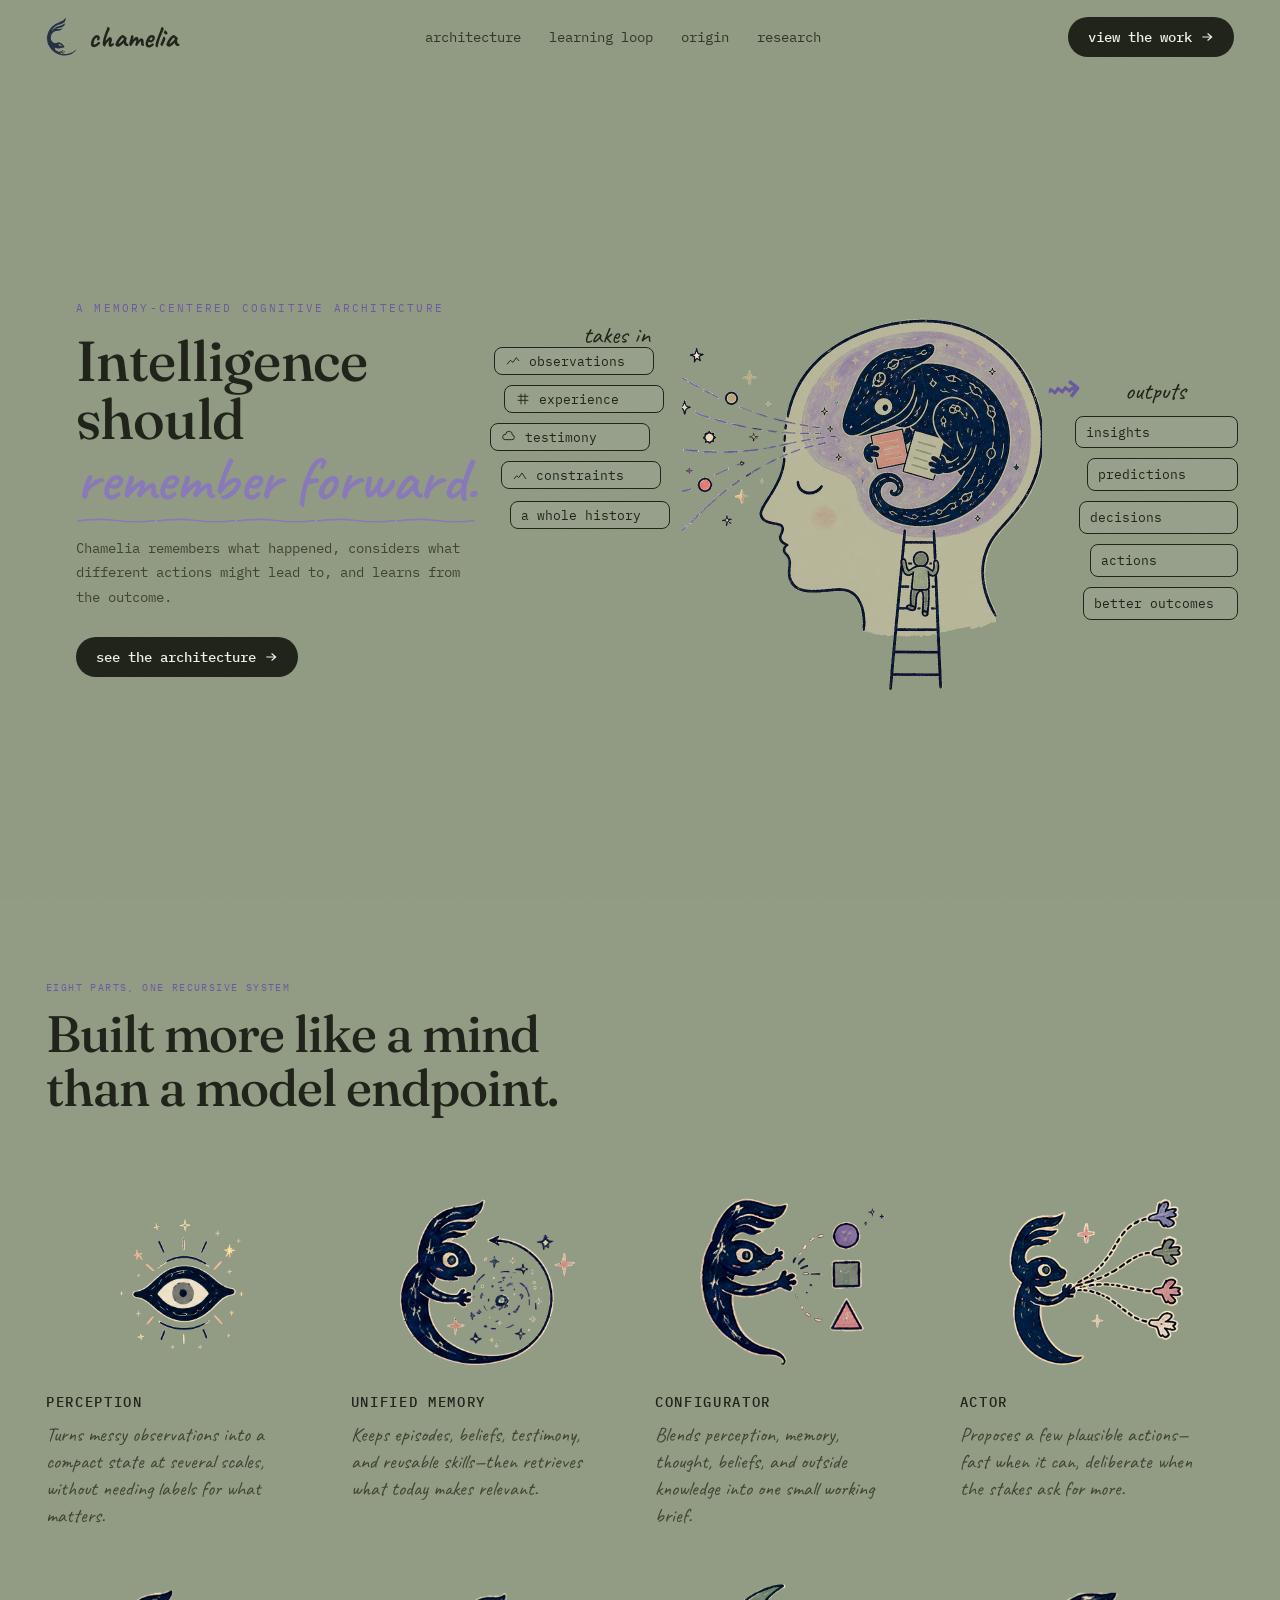
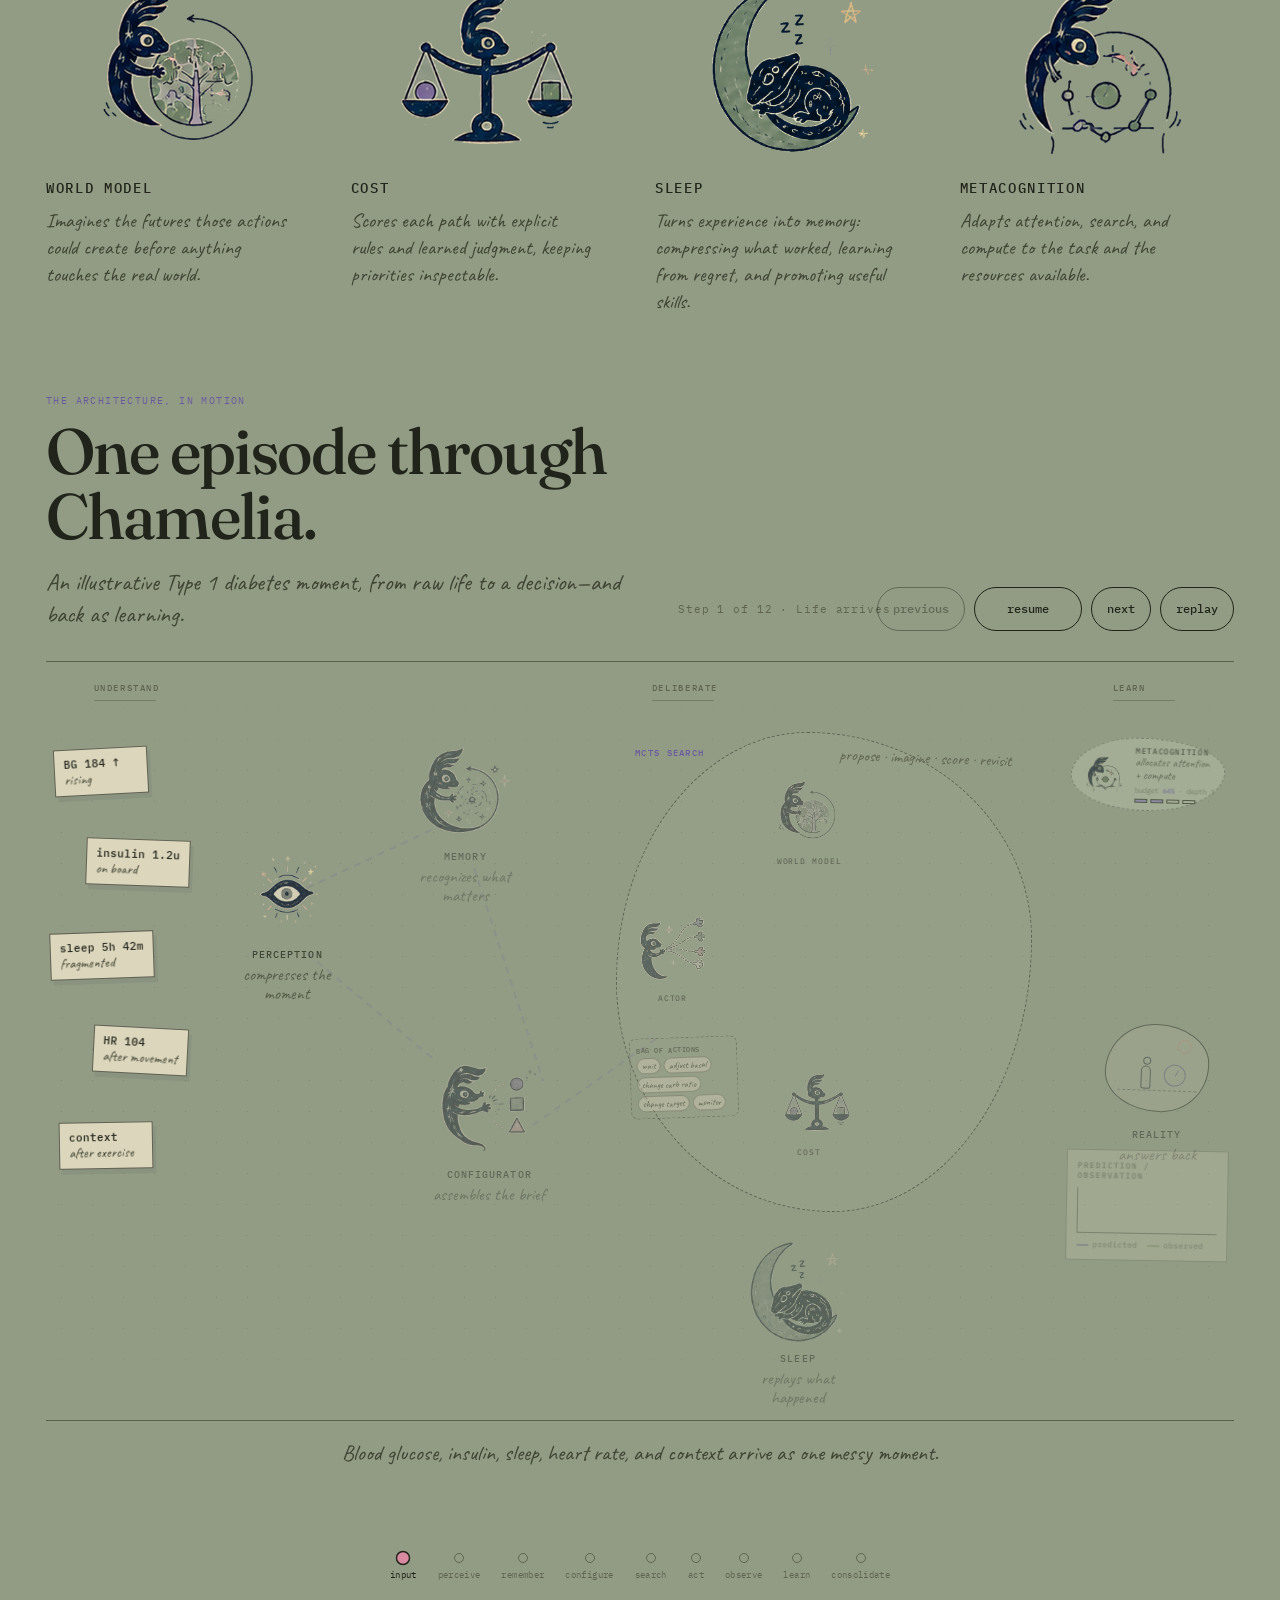
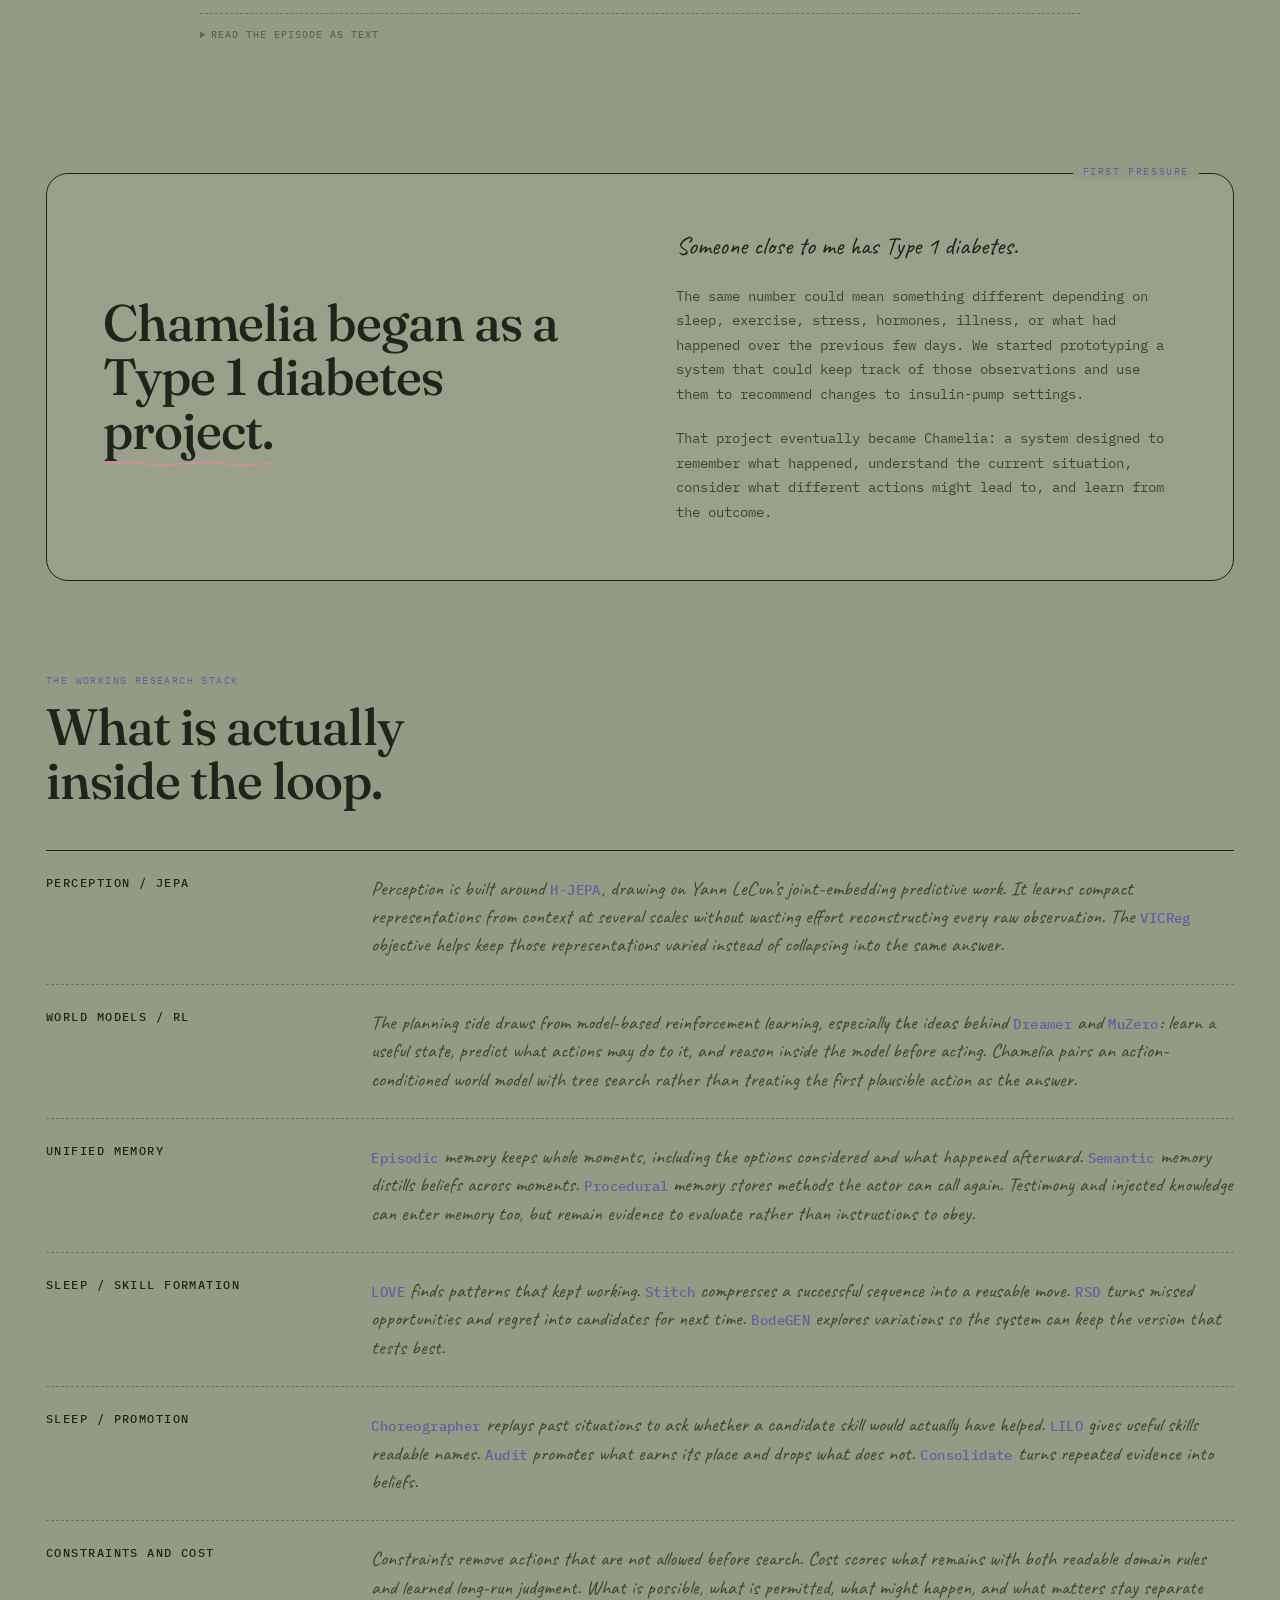
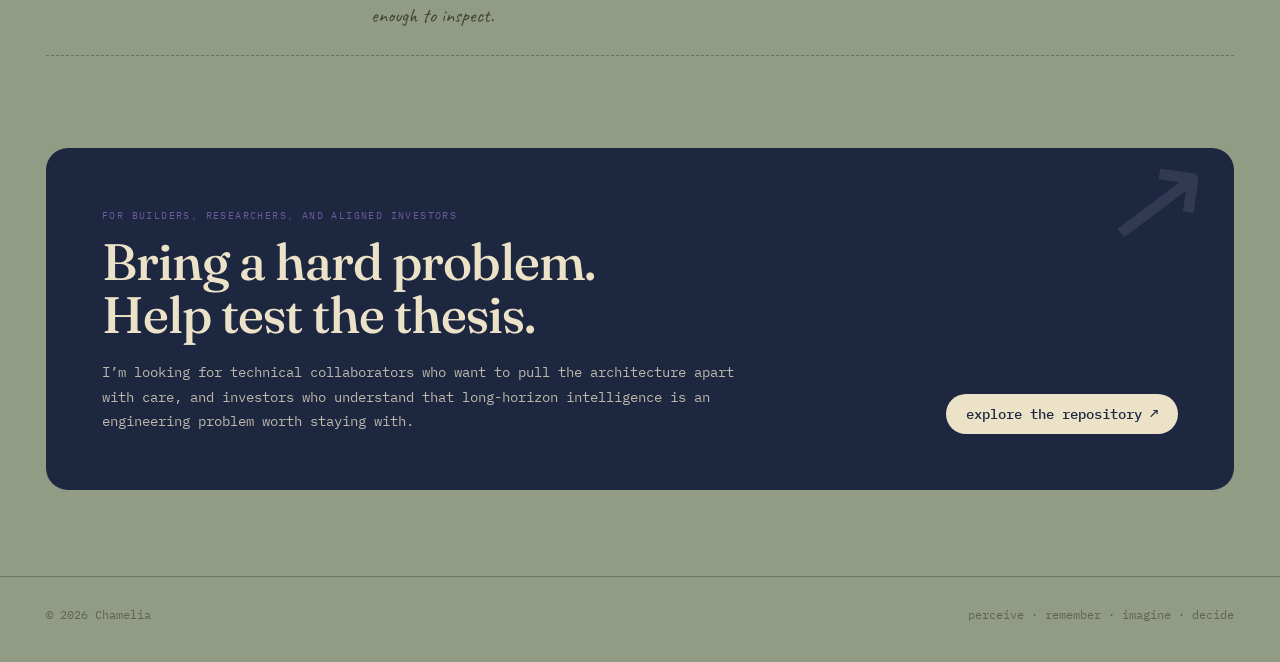
<file: index.html>
<!DOCTYPE html><html lang="en"><head>
<meta charset="utf-8"><meta name="viewport" content="width=device-width, initial-scale=1">
<title>Chamelia — A memory-centered cognitive architecture</title>
<meta name="description" content="Chamelia perceives, remembers, imagines, decides, and learns from what happens next — an adaptive cognitive architecture built to remember forward.">
<link rel="icon" href="assets/mark.png">
<link rel="preconnect" href="https://fonts.googleapis.com"><link rel="preconnect" href="https://fonts.gstatic.com" crossorigin>
<link href="https://fonts.googleapis.com/css2?family=Fraunces:opsz,wght@9..144,400;9..144,500;9..144,600&amp;family=Caveat:wght@400;500;600;700&amp;family=IBM+Plex+Mono:wght@400;500&amp;display=swap" rel="stylesheet">
<style>
:root{
  --bg:#929c85; --bg2:#8b9680; --ink:#20241a; --ink2:#3f4433; --ink3:#5f6450;
  --navy:#1d2740; --purple:#8a79b8; --purple-ink:#6a5aa0; --lav:#cbbadd; --note:#c9b6dd;
  --coral:#dd8a58; --pink:#d98aa0; --green:#7e8f5c; --cream:#ece2c8;
  --f-head:"Fraunces",serif; --f-hand:"Caveat",cursive; --f-mono:"IBM Plex Mono",monospace;
}
*{box-sizing:border-box}
html{scroll-snap-type:y proximity;scroll-behavior:smooth;scroll-padding-top:24px;overflow-x:clip}
body{margin:0; background:var(--bg); color:var(--ink); font-family:var(--f-mono); font-size:15px;
  -webkit-font-smoothing:antialiased; overflow-x:hidden; position:relative}
body::before{content:""; position:fixed; inset:0; z-index:0; pointer-events:none; opacity:.5; mix-blend-mode:multiply;
  background-image:url("data:image/svg+xml,%3Csvg xmlns='http://www.w3.org/2000/svg' width='180' height='180'%3E%3Cfilter id='n'%3E%3CfeTurbulence type='fractalNoise' baseFrequency='0.9' numOctaves='2'/%3E%3CfeColorMatrix type='saturate' values='0'/%3E%3C/filter%3E%3Crect width='100%25' height='100%25' filter='url(%23n)' opacity='0.06'/%3E%3C/svg%3E")}
a{color:inherit;text-decoration:none}
svg .sk{filter:url(#sketch)}
.hand{font-family:var(--f-hand)}
.page{min-height:100vh;scroll-snap-align:start;position:relative;z-index:2;display:flex;flex-direction:column}
.page#top{padding-top:0}

/* wobbly underlines */
.u{position:relative;white-space:nowrap}
.u::after{content:"";position:absolute;left:0;right:0;bottom:-4px;height:5px;background-repeat:repeat-x}
.u-purple::after{background-image:url("data:image/svg+xml,%3Csvg xmlns='http://www.w3.org/2000/svg' width='80' height='5'%3E%3Cpath d='M1 3 Q20 0 40 2.5 T79 2.5' stroke='%238a79b8' fill='none' stroke-width='1.6'/%3E%3C/svg%3E")}
.u-pink::after{background-image:url("data:image/svg+xml,%3Csvg xmlns='http://www.w3.org/2000/svg' width='80' height='5'%3E%3Cpath d='M1 3 Q20 0 40 2.5 T79 2.5' stroke='%23d98aa0' fill='none' stroke-width='1.6'/%3E%3C/svg%3E")}
/* underline sweep-in */
html.js .u::after{transform:scaleX(0);transform-origin:0 50%;transition:transform .7s cubic-bezier(.6,0,.3,1) .2s}
html.js .u.inview::after{transform:scaleX(1)}

/* NAV */
nav{position:relative;z-index:3;display:flex;align-items:center;justify-content:space-between;padding:17px 46px;flex:0 0 auto}
.brand{display:flex;align-items:center;gap:10px}
.brand img{width:32px;transform:rotate(-4deg);mix-blend-mode:multiply}
.brand b{font-family:var(--f-hand);font-weight:700;font-size:30px;color:var(--ink)}
.nav-links{display:flex;gap:28px;font-family:var(--f-mono);font-size:14px}
.nav-links a{opacity:.85}.nav-links a:hover{color:var(--purple-ink)}
.pill{display:inline-flex;align-items:center;gap:8px;font-family:var(--f-mono);font-weight:500;font-size:14px;padding:11px 20px;color:#eef0e2;background:var(--ink);border-radius:24px}
.pill svg{width:14px;height:14px}

/* HERO */
.hero{flex:1 1 auto;display:grid;grid-template-columns:minmax(330px,390px) minmax(0,1fr);align-items:center;gap:24px;padding:0 36px 0 76px;min-height:0}
.hero-left{min-width:0;position:relative;z-index:3}
.eyebrow{font-family:var(--f-mono);font-size:11px;letter-spacing:.2em;text-transform:uppercase;color:var(--purple-ink)}
h1{font-family:var(--f-head);font-weight:500;font-size:clamp(44px,4.4vw,68px);line-height:1.02;margin:16px 0 0;color:var(--ink);letter-spacing:-.01em}
h1 .fwd{font-family:var(--f-hand);font-weight:600;color:var(--purple);font-size:1.12em}
.lede{font-family:var(--f-mono);font-size:14px;line-height:1.75;color:var(--ink2);max-width:430px;margin:24px 0 0}
.cta-row{display:flex;align-items:center;gap:22px;margin-top:28px;flex-wrap:wrap}
.link-sm{font-family:var(--f-mono);font-size:13px;display:inline-flex;align-items:center;gap:7px}

/* diagram */
.diagram{display:grid;grid-template-columns:160px minmax(280px,360px) 170px;column-gap:28px;align-items:center;justify-content:center;min-width:0;overflow:hidden;position:relative}
.io{display:flex;flex-direction:column;gap:12px;flex:0 0 auto}
.arrows{flex:0 0 auto;width:68px;height:auto;margin-right:-12px}
.inputs{grid-column:1;grid-row:1;position:relative;z-index:2;align-self:stretch;display:block}
.outputs{grid-column:3;grid-row:1;position:relative;z-index:2;align-self:stretch;display:block}
.inputs .lbl{position:absolute;right:4px;top:20%;margin-top:-15px;text-align:right}
.outputs .lbl{position:absolute;left:0;right:0;top:31%;margin-top:-15px;text-align:center}
.outputs::before{content:"\21DD";position:absolute;left:-24px;top:31%;font-family:var(--f-hand);font-size:42px;line-height:1;color:var(--purple-ink);transform:translateY(-50%) rotate(-7deg);transform-origin:center}
.io .lbl{font-family:var(--f-hand);font-size:25px;color:var(--ink);margin-bottom:2px}
.box{font-family:var(--f-mono);font-size:12.5px;border:1.4px solid var(--ink);border-radius:8px;padding:8px 12px;background:rgba(255,255,255,.06);display:flex;align-items:center;gap:8px;color:var(--ink)}
.box svg{width:16px;height:16px}
html.js .box{opacity:0;transform:translateX(-16px);transition:opacity .6s ease,transform .6s ease}
html.js .box.inview{opacity:1;transform:none}
.inputs .box{position:absolute;left:0;width:100%;box-sizing:border-box;padding:5px 10px;margin-top:-18px}.inputs .box:nth-of-type(1){top:28.8%;left:0}
.inputs .box:nth-of-type(2){top:36.2%;left:10px}
.inputs .box:nth-of-type(3){top:43.7%;left:-4px}
.inputs .box:nth-of-type(4){top:51.2%;left:7px}
.inputs .box:nth-of-type(5){top:59%;left:16px}
html.js .inputs .box{transform:translate(-16px,-50%)}
html.js .inputs .box.inview{transform:translate(0,-50%)}
/* --- Added to make the boxes float & wobble --- */
.inputs .box {
  translate: 0 0;
  animation: input-float 6s ease-in-out infinite;
}

/* Make the words float in sync with their columns */
.inputs .lbl {
  translate: 0 0;
  animation: input-float 6s ease-in-out infinite;
  animation-delay: -0.5s;
}

.outputs .lbl {
  translate: 0 0;
  animation: output-float 5.8s ease-in-out infinite;
  animation-delay: 0s;
}

/* Stagger the delays so they look organic and hand-drawn */
.inputs .box:nth-of-type(1) { animation-delay: -0.5s; }
.inputs .box:nth-of-type(2) { animation-delay: -2.0s; }
.inputs .box:nth-of-type(3) { animation-delay: -1.2s; }
.inputs .box:nth-of-type(4) { animation-delay: -3.5s; }
.inputs .box:nth-of-type(5) { animation-delay: -0.8s; }

@keyframes input-float {
  0%, 100% {
    translate: 0 0;
    rotate: 0deg;
  }
  50% {
    translate: 0 -4px;   /* Matches the drift of your outputs */
    rotate: 0.4deg;     /* Subtle organic tilt */
  }
}
.inputs .box:nth-of-type(2){transition-delay:.08s}
.inputs .box:nth-of-type(3){transition-delay:.16s}
.inputs .box:nth-of-type(4){transition-delay:.24s}
.inputs .box:nth-of-type(5){transition-delay:.32s}
.outs{list-style:none;position:absolute;top:36%;left:50%;display:flex;flex-direction:column;gap:10px;transform:translateX(-50%);width:max-content;margin:0;padding:0;font-family:var(--f-mono);font-size:12.5px;line-height:2.0}
.outs li{display:flex;align-items:center;gap:8px;min-width:148px;border:1.35px solid var(--ink);border-radius:8px;padding:7px 10px;background:rgba(255,255,255,.055);line-height:1.35;translate:0 0;animation:output-float 5.8s ease-in-out infinite}
.outs li::before{display:none}
.outs li:nth-child(1){margin-left:3px}
.outs li:nth-child(2){margin-left:15px;animation-delay:-1.3s}
.outs li:nth-child(3){margin-left:7px;animation-delay:-2.7s}
.outs li:nth-child(4){margin-left:18px;animation-delay:-.6s}
.outs li:nth-child(5){margin-left:11px;animation-delay:-3.8s}
@keyframes output-float{0%,100%{translate:0 0}50%{translate:0 -4px}}
html.js .outs li{opacity:0;transform:translateY(8px);transition:opacity .55s ease,transform .55s ease}
html.js .outputs.inview .outs li{opacity:1;transform:none}
.outputs.inview .outs li:nth-child(1){transition-delay:.1s}
.outputs.inview .outs li:nth-child(2){transition-delay:.2s}
.outputs.inview .outs li:nth-child(3){transition-delay:.3s}
.outputs.inview .outs li:nth-child(4){transition-delay:.4s}
.outputs.inview .outs li:nth-child(5){transition-delay:.5s}
/* dashed arrows draw toward the head */
html.js .arrows{clip-path:inset(-15% 100% -15% 0)}
html.js .arrows.inview{clip-path:inset(-15% -5% -15% 0);transition:clip-path 1.3s ease .4s}
/* pieces that float inside the head svg */
.head-svg{flex:0 0 auto;width:clamp(300px,27vw,420px);height:auto}
.head-svg .floaty{transform-box:fill-box;transform-origin:center;animation:floaty 6s ease-in-out infinite}
.head-svg .floaty.f2{animation-duration:7.5s;animation-delay:-2.4s}
.head-svg .floaty.f3{animation-duration:5.2s;animation-delay:-1.2s}
.head-svg .floaty.f4{animation-duration:8.4s;animation-delay:-4s}
.arrows[hidden],.head-svg[hidden]{display:none!important}
.head-art-wrap{grid-column:2;grid-row:1;width:100%;min-width:0;margin:0;position:relative;z-index:1;pointer-events:none;transform:none}
.head-art{display:block;width:100%;height:auto;animation:head-breathe 7.5s ease-in-out infinite;mix-blend-mode:multiply}
@keyframes head-breathe{0%,100%{transform:translateY(0) rotate(-.2deg)}50%{transform:translateY(-5px) rotate(.2deg)}}
@keyframes floaty{0%,100%{transform:translateY(0)}50%{transform:translateY(-7px)}}

/* feature strip */
.strip{margin:0 46px 30px;border:1.5px solid var(--ink);border-radius:16px;padding:16px 26px;display:flex;align-items:center;gap:22px;flex:0 0 auto}
.strip .label{font-family:var(--f-mono);font-size:10.5px;letter-spacing:.16em;line-height:1.5;text-transform:uppercase;color:var(--purple-ink);flex:0 0 auto}
.strip .feats{display:flex;align-items:center;gap:12px;flex:1;justify-content:space-around;flex-wrap:wrap}
.feat{display:flex;align-items:center;gap:9px;font-family:var(--f-hand);font-size:20px}
.feat svg{width:24px;height:24px}
.arr{color:var(--ink3);display:inline-block;animation:drift 3s ease-in-out infinite}
@keyframes drift{0%,100%{transform:translateX(0)}50%{transform:translateX(5px)}}

/* module grid */
.modules{padding:72px 46px 20px;display:grid;grid-template-columns:repeat(4,1fr);gap:44px 30px}
.mod{display:flex;flex-direction:column;color:inherit;cursor:pointer;border-radius:18px;padding:4px;margin:-4px;transition:background .25s ease,transform .25s ease}
.mod:hover{background:rgba(236,226,200,.08);transform:translateY(-2px)}
.mod:focus-visible{outline:1.5px dashed var(--purple-ink);outline-offset:7px}
.mod .ico{height:190px;width:100%;display:flex;align-items:center;justify-content:center;animation:floaty 6s ease-in-out infinite;position:relative}
.mod:nth-child(2n) .ico{animation-duration:7.2s;animation-delay:-3s}
.mod:nth-child(3n) .ico{animation-duration:5.4s;animation-delay:-1.6s}
.mod .ico img{width:100%;height:100%;max-width:240px;object-fit:contain;object-position:center}
.mod-cost .ico img{transform:translateX(-9%)}
.mod:hover .ico,.mod:focus-visible .ico,.mod:active .ico{animation:press-wobble .74s cubic-bezier(.36,.07,.19,.97)!important;will-change:transform}
@keyframes press-wobble{0%,100%{transform:rotate(0) scale(1)}16%{transform:rotate(-10deg) scale(.92)}34%{transform:rotate(9deg) scale(1.08)}52%{transform:rotate(-7deg) scale(.97)}70%{transform:rotate(5deg) scale(1.04)}86%{transform:rotate(-2deg) scale(1)}}
.mod h3{font-family:var(--f-mono);font-weight:500;font-size:14px;letter-spacing:.12em;text-transform:uppercase;margin:16px 0 10px;color:var(--ink);display:inline-block;align-self:flex-start}
.mod p{font-family:var(--f-hand);font-size:20px;line-height:1.35;color:var(--ink2);margin:0;max-width:240px}
.mod .heart{color:var(--pink)}
html.js .mod{opacity:0;transform:translateY(20px);transition:opacity .7s ease,transform .7s ease}
html.js .mod.inview{opacity:1;transform:none}
.mod:nth-child(2){transition-delay:.07s}.mod:nth-child(3){transition-delay:.14s}.mod:nth-child(4){transition-delay:.21s}
.mod:nth-child(5){transition-delay:.05s}.mod:nth-child(6){transition-delay:.12s}.mod:nth-child(7){transition-delay:.19s}.mod:nth-child(8){transition-delay:.26s}
@media(max-width:1100px){.modules{grid-template-columns:repeat(2,1fr)}}

footer{padding:30px 46px 40px;font-family:var(--f-mono);font-size:12px;color:var(--ink3);display:flex;justify-content:space-between;border-top:1.3px solid rgba(32,36,26,.3);margin-top:auto}



/* deeper story */
.section-intro{padding:76px 46px 0;display:grid;grid-template-columns:1fr;gap:48px;align-items:end}
.section-intro h2,.origin h2,.research h2,.collab h2{font-family:var(--f-head);font-weight:500;font-size:clamp(38px,4vw,62px);line-height:1.05;letter-spacing:-.02em;margin:12px 0 0}
.origin h2 { margin: 0; }
.section-intro p,.origin-copy p,.research-lede,.collab p{font-size:14px;line-height:1.75;color:var(--ink2);margin:0}
.origin{margin:40px 46px 84px;padding:56px;border:1.5px solid var(--ink);border-radius:22px;position:relative;background:rgba(236,226,200,.08)}
.origin::before{content:"FIRST PRESSURE";position:absolute;right:34px;top:-11px;background:var(--bg);padding:2px 10px;font-size:10px;letter-spacing:.16em;color:var(--purple-ink)}
.origin-grid{display:grid;grid-template-columns:minmax(400px,1fr) minmax(400px,1fr);gap:72px;align-items:center}.origin h2 .u{white-space:normal}
.origin-kicker{font-family:var(--f-hand);font-size:25px;line-height:1.35;color:var(--purple-ink);margin-top:28px}
.origin-copy{display:grid;gap:20px}
.origin-copy .big{font-family:var(--f-hand);font-size:25px;line-height:1.35;color:var(--ink);margin:0}
.origin-thread{margin-top:42px;padding-top:28px;border-top:1.2px dashed rgba(32,36,26,.45);display:grid;grid-template-columns:repeat(2,1fr)}
.origin-beat{padding:0 28px;min-width:0}
.origin-beat:first-child{padding-left:0}
.origin-beat:last-child{padding-right:0}
.origin-beat+.origin-beat{border-left:1px solid rgba(32,36,26,.28)}
.origin-beat .beat-label{display:block;font-family:var(--f-mono);font-size:10px;letter-spacing:.15em;text-transform:uppercase;color:var(--purple-ink);margin-bottom:14px}
.origin-beat p{font-family:var(--f-hand);font-size:19px;line-height:1.42;color:var(--ink2);margin:0}
.origin-note{margin-top:34px;display:flex;gap:18px;align-items:center;border-top:1.2px dashed rgba(32,36,26,.45);padding-top:24px}
.origin-note img{width:74px;height:74px;object-fit:contain;mix-blend-mode:multiply}
.origin-note p{font-family:var(--f-hand);font-size:21px;line-height:1.35;margin:0;max-width:760px}
.research{padding:4px 46px 92px}
.research-head{display:grid;grid-template-columns:1fr;align-items:end;margin-bottom:42px}
.research-lede{max-width:520px}
.research-list{border-top:1.3px solid var(--ink)}
.research-row{display:grid;grid-template-columns:minmax(170px,.34fr) minmax(0,1fr);gap:32px;padding:24px 0;border-bottom:1px dashed rgba(32,36,26,.35)}
.research-row h3{font-family:var(--f-mono);font-size:12px;font-weight:500;letter-spacing:.12em;text-transform:uppercase;margin:0;color:var(--ink)}
.research-row p{font-family:var(--f-hand);font-size:20px;line-height:1.42;margin:0;color:var(--ink2);max-width:920px}
.research-row strong{font-family:var(--f-mono);font-size:.68em;font-weight:500;letter-spacing:.03em;color:var(--purple-ink)}
.collab{margin:0 46px 86px;padding:56px;background:var(--navy);color:var(--cream);border-radius:22px;display:grid;grid-template-columns:1fr auto;gap:48px;align-items:end;position:relative;overflow:hidden}
.collab::after{content:"↗";position:absolute;right:22px;top:-28px;font-family:var(--f-hand);font-size:130px;color:rgba(203,186,221,.12);transform:rotate(8deg)}
.collab p{color:rgba(236,226,200,.78);max-width:660px;margin-top:18px}
.collab .pill{background:var(--cream);color:var(--navy);position:relative;z-index:1;white-space:nowrap}
.micro{font-size:10px;letter-spacing:.14em;text-transform:uppercase;color:var(--purple-ink)}

@media(max-width:1100px){
  .hero{grid-template-columns:1fr;align-items:flex-start;padding:20px 30px;gap:30px}
  .hero-left{max-width:680px}
  .diagram{flex-wrap:wrap}
  .strip{flex-direction:column;align-items:flex-start}
  .page{min-height:0}
  .section-intro,.origin-grid{grid-template-columns:1fr;align-items:start}
  .origin-grid h2 { margin-bottom: 20px; }  .origin-thread{grid-template-columns:1fr;gap:24px}
  .origin-beat{padding:0 0 24px}
  .origin-beat+.origin-beat{border-left:0;border-top:1px solid rgba(32,36,26,.22);padding-top:24px}
  .research-head{grid-template-columns:1fr}
  .collab{grid-template-columns:1fr}
}

@media(max-width:720px){
  html{scroll-padding-top:20px}.page#top{padding-top:0}
  nav{padding:13px 20px}.nav-links{display:none}.brand b{font-size:27px}
  nav>.pill{font-size:11px;padding:9px 13px}
  .hero{padding:18px 20px}.diagram{justify-content:flex-start;overflow:hidden;width:100%}
  .diagram{display:grid;grid-template-columns:1fr;gap:14px;overflow:visible}
  .inputs{grid-column:1;grid-row:1;display:flex;align-self:auto;height:auto;flex-direction:row;flex-wrap:wrap}.inputs .lbl{position:static;width:100%;transform:none;text-align:left;padding-right:0}.inputs .box{position:static;width:auto;transform:none;font-size:11px}.inputs .box:last-child{margin-left:0!important}
  html.js .inputs .box{transform:translateX(-16px)}html.js .inputs .box.inview{transform:none}
  .head-art-wrap{grid-column:1;grid-row:2;width:100%;min-width:0;margin:-22px 0 -28px;transform:none}
  .outputs{grid-column:1;grid-row:3;display:block;align-self:auto}.outputs .lbl{position:static;display:block;transform:none;text-align:left}.outputs .outs{position:static;display:flex;flex-direction:row;flex-wrap:wrap;gap:8px;transform:none;width:auto;margin-top:6px}.outputs .outs li{min-width:0;width:auto;margin-left:0}
  .outputs::before{display:block;content:"\21B3";left:5px;top:-50px;font-family:var(--f-hand);font-size:38px;line-height:1;transform:rotate(12deg)}
  .strip,.loop,.origin,.collab{margin-left:20px;margin-right:20px}
  .strip{padding:16px}.strip .feats{justify-content:flex-start}.strip .arr{display:none}
  .section-intro,.modules,.research{padding-left:20px;padding-right:20px}
  .modules{grid-template-columns:1fr;gap:30px}.mod .ico{height:210px}.mod .ico img{height:100%;width:100%;max-width:270px}
  .origin{padding:34px 24px}.origin-grid{gap:26px}.origin-note{align-items:flex-start}
  .research-lede{margin-top:20px}.research-row{grid-template-columns:1fr;gap:10px}
  .collab{padding:36px 24px}.collab h2{font-size:42px}
  footer{padding:26px 20px;gap:18px;flex-direction:column}
}

@media (prefers-reduced-motion: reduce){
  html:not(.force-motion) *,html:not(.force-motion) *::before,html:not(.force-motion) *::after{animation:none!important;transition:none!important}
  html:not(.force-motion).js .box,html:not(.force-motion).js .mod,html:not(.force-motion).js .outs li{opacity:1;transform:none}
  html:not(.force-motion).js .u::after{transform:none}
  html:not(.force-motion).js .arrows{clip-path:none}
  html:not(.force-motion){scroll-behavior:auto;scroll-snap-type:none}
}
</style>
<link rel="stylesheet" href="episode.css?v=1">
<script src="episode.js?v=1" defer></script>
</head>
<body>
<svg width="0" height="0" style="position:absolute"><filter id="sketch"><feTurbulence type="fractalNoise" baseFrequency="0.016" numOctaves="2" seed="7" result="n"/><feDisplacementMap in="SourceGraphic" in2="n" scale="2.4"/></filter></svg>

<!-- ============ PAGE 1 ============ -->
<div class="page" id="top">
<nav>
  <a class="brand" href="#"><img src="assets/mark.png" alt=""><b>chamelia</b></a>
  <div class="nav-links"><a href="#architecture">architecture</a><a href="#loop">learning loop</a><a href="#origin">origin</a><a href="#research">research</a></div>
  <a class="pill" href="https://github.com/LilMasala/InSiteOfficial" target="_blank" rel="noreferrer">view the work <svg viewBox="0 0 24 24" fill="none" stroke="currentColor" stroke-width="2"><path class="sk" d="M4 12h15M13 6l7 6-7 6"/></svg></a>
</nav>

<section class="hero">
  <div class="hero-left">
    <span class="eyebrow">A memory-centered cognitive architecture</span>
    <h1>Intelligence should<br><span class="fwd u u-purple">remember forward.</span></h1>
    <p class="lede">Chamelia remembers what happened, considers what different actions might lead to, and learns from the outcome.</p>
    <div class="cta-row">
      <a class="pill" href="#architecture">see the architecture <svg viewBox="0 0 24 24" fill="none" stroke="currentColor" stroke-width="2"><path class="sk" d="M4 12h15M13 6l7 6-7 6"/></svg></a>
    </div>
  </div>

  <div class="diagram">
    <div class="io inputs">
      <span class="lbl">takes in</span>
      <div class="box"><svg viewBox="0 0 24 24" fill="none" stroke="currentColor" stroke-width="1.4"><path class="sk" d="M3 17l5-6 4 3 5-7 4 5"/></svg>observations</div>
      <div class="box"><svg viewBox="0 0 24 24" fill="none" stroke="currentColor" stroke-width="1.4"><path class="sk" d="M4 8h16M4 14h16M9 4v16M15 4v16"/></svg>experience</div>
      <div class="box"><svg viewBox="0 0 24 24" fill="none" stroke="currentColor" stroke-width="1.4"><path class="sk" d="M6 16a4 4 0 0 1 1-8 5 5 0 0 1 10 1 3 3 0 0 1-1 7z"/></svg>testimony</div>
      <div class="box"><svg viewBox="0 0 24 24" fill="none" stroke="currentColor" stroke-width="1.4"><path class="sk" d="M3 18l4-5 3 3 5-7 6 9"/></svg>constraints</div>
      <div class="box">a whole history</div>
    </div>

    <svg class="arrows" hidden width="100" height="300" viewBox="0 0 100 300" fill="none" stroke="var(--purple)">
      <path class="sk" d="M2 40 C45 40 62 120 98 130" stroke-width="2" stroke-dasharray="4 7"/>
      <path class="sk" d="M2 90 C45 100 62 135 98 140" stroke-width="2" stroke-dasharray="4 7"/>
      <path class="sk" d="M2 140 C45 150 66 150 98 150" stroke-width="2" stroke-dasharray="4 7"/>
      <path class="sk" d="M2 190 C45 180 66 165 98 160" stroke-width="2" stroke-dasharray="4 7"/>
    </svg>

    <div class="head-art-wrap">
      <img class="head-art" src="assets/hero-head-v5.png?v=1" alt="A translucent compact human profile with a few colorful signals entering a Chamelia creature inside the mind while a climber ascends a ladder">
    </div>

    <!-- hand-drawn head: crisp SVG, boils with the sketch filter -->
    <svg class="head-svg" hidden width="390" height="480" viewBox="0 0 390 480" fill="none" aria-label="A mind that grows: a person climbs a ladder into a head full of swirling memory">
      <!-- head outline, cream -->
      <path class="sk" stroke="var(--cream)" stroke-width="3.4" stroke-linecap="round" stroke-linejoin="round"
        d="M278 478 C278 430 288 394 309 357 C337 307 352 250 348 191 C344 111 301 58 239 57 C177 56 139 102 127 161 C121 190 121 211 110 235 C100 256 80 270 74 284 C70 293 77 299 92 299 L104 299 C98 305 89 310 88 316 C87 321 97 323 107 323 C103 330 95 334 96 340 C98 347 108 347 115 349 C112 361 109 373 115 384 C123 399 143 402 160 397 C176 392 189 392 200 401 C216 415 219 445 219 478"/>
      <!-- radiating lines at the face -->
      <g stroke="var(--ink)" stroke-width="1.5" stroke-linecap="round">
        <path class="sk" d="M58 262 L32 252 M54 284 L22 282 M56 306 L28 316 M66 330 L44 344"/>
      </g>
      <g stroke="var(--purple)" stroke-width="1.4" stroke-linecap="round" stroke-dasharray="3 6">
        <path class="sk" d="M54 236 C38 226 28 220 16 218"/>
        <path class="sk" d="M62 352 C50 364 42 370 32 374"/>
      </g>
      <path class="sk" stroke="var(--ink)" stroke-width="1.3" d="M12 298 l5 -5 5 5 -5 5 z"/>
      <!-- memory swirl -->
      <g stroke="var(--purple)" stroke-width="2.4" stroke-linecap="round" fill="none">
        <path class="sk" d="M228 185 c 3 -14 20 -20 32 -11 c 14 10 11 34 -7 42 c -25 11 -50 -5 -51 -28 c -2 -31 28 -51 57 -44 c 36 8 49 47 31 74 c -20 30 -65 32 -91 6"/>
      </g>
      <g stroke="var(--purple)" stroke-width="1.6" stroke-linecap="round" fill="none" opacity=".65">
        <path class="sk" d="M150 210 c -8 -44 24 -84 68 -88 c 40 -4 78 22 86 60"/>
        <path class="sk" d="M310 214 c -4 40 -38 68 -80 66 c -20 -1 -38 -9 -50 -22"/>
      </g>
      <g stroke="#9aa0b8" stroke-width="1.8" stroke-linecap="round" fill="none" opacity=".8">
        <path class="sk" d="M142 132 a 104 96 0 0 1 136 -10" stroke-dasharray="1 6"/>
        <path class="sk" d="M322 216 a 100 92 0 0 1 -116 56" stroke-dasharray="1 6"/>
        <path class="sk" d="M138 226 a 100 92 0 0 0 44 60" stroke-dasharray="1 6"/>
      </g>
      <!-- the creature, drawn in the same inky notebook language as the modules -->
      <g class="floaty f2" transform="rotate(-8 228 186)">
        <path d="M247 213 C218 222 193 207 195 181 C197 157 224 146 248 158 C267 168 271 188 258 199 C245 210 226 201 228 184 C229 175 237 170 247 173" fill="none" stroke="var(--navy)" stroke-width="14" stroke-linecap="round"/>
        <path d="M207 155 C196 150 184 156 181 166 C179 176 189 181 203 178 C215 175 222 164 216 158 C214 156 211 155 207 155Z" fill="var(--navy)"/>
        <circle cx="195" cy="165" r="5.4" fill="var(--cream)"/><circle cx="194" cy="164" r="2" fill="var(--ink)"/>
        <path d="M203 177 C196 190 184 192 178 185 M220 202 C211 211 201 211 196 205" fill="none" stroke="var(--navy)" stroke-width="6" stroke-linecap="round"/>
        <g fill="none" stroke="var(--cream)" stroke-width="1.2" stroke-linecap="round">
          <path d="M211 170 q5 -6 9 0 q-4 7 -9 0z"/><path d="M208 191 l5 -4 4 5 -5 4z"/><path d="M235 204 q4 -4 8 0"/>
        </g>
      </g>
      <!-- floating memory shapes -->
      <g class="floaty"><circle cx="306" cy="112" r="7" fill="var(--purple)"/></g>
      <g class="floaty f3"><rect x="324" y="142" width="12" height="12" fill="var(--green)" transform="rotate(10 330 148)"/></g>
      <g class="floaty f4"><path d="M286 88 l8 14 h-16 z" fill="var(--pink)"/></g>
      <g class="floaty f3">
        <rect x="290" y="158" width="16" height="20" fill="var(--cream)" stroke="var(--ink)" stroke-width="1.2" transform="rotate(10 298 168)"/>
        <path d="M294 165 l9 1.5 M293 170 l9 1.5" stroke="var(--ink)" stroke-width="1" transform="rotate(10 298 168)"/>
      </g>
      <g class="floaty f4">
        <rect x="308" y="196" width="13" height="16" fill="var(--lav)" stroke="var(--ink)" stroke-width="1.1" transform="rotate(-8 314 204)"/>
      </g>
      <!-- stipple dots -->
      <g fill="var(--pink)" opacity=".9">
        <circle cx="170" cy="108" r="2"/><circle cx="326" cy="192" r="2"/><circle cx="178" cy="248" r="2"/>
      </g>
      <g fill="var(--cream)">
        <circle cx="252" cy="96" r="1.8"/><circle cx="152" cy="192" r="1.8"/>
      </g>
      <!-- sparkles -->
      <g fill="var(--ink)">
        <path class="sk" d="M248 28 l2 6 6 2 -6 2 -2 6 -2 -6 -6 -2 6 -2 z"/>
        <path class="sk" d="M332 80 l1.6 4.8 4.8 1.6 -4.8 1.6 -1.6 4.8 -1.6 -4.8 -4.8 -1.6 4.8 -1.6 z"/>
      </g>
      <path class="sk" fill="var(--cream)" d="M144 80 l2 6 6 2 -6 2 -2 6 -2 -6 -6 -2 6 -2 z"/>
      <!-- ladder (rails + rungs in one path so the sketch filter keeps a real bbox) -->
      <g stroke="var(--navy)" stroke-width="2.4" stroke-linecap="round">
        <path class="sk" d="M197 478 L188 300 M229 478 L221 300 M189 310 L221 310 M190 342 L222 342 M192 374 L224 374 M193 406 L225 406 M195 438 L227 438 M196 468 L228 468"/>
      </g>
      <!-- the climber, reaching the top of the ladder -->
      <g stroke="var(--navy)" stroke-width="2.1" stroke-linecap="round" fill="none">
        <circle class="sk" cx="206" cy="318" r="8"/>
        <path class="sk" d="M206 326 L206 358 M206 333 L190 314 M206 333 L221 314 M206 358 L196 376 M206 358 L216 376"/>
      </g>
    </svg>

    <div class="io outputs">
      <span class="lbl">outputs</span>
      <ul class="outs"><li>insights</li><li>predictions</li><li>decisions</li><li>actions</li><li>better outcomes</li></ul>
    </div>
  </div>
</section>

</div>

<!-- ============ PAGE 2 ============ -->
<div class="page" id="architecture">
<section class="section-intro">
  <div>
    <span class="micro">Eight parts, one recursive system</span>
    <h2>Built more like a mind<br>than a model endpoint.</h2>
  </div>
</section>
<section class="modules">
  <a class="mod module-link" href="module.html?module=perception" aria-label="Open the Perception module page">
    <div class="ico"><img src="icons/v5/perception-eye.png?v=1" alt="A complete hand-drawn eye representing perception"></div>
    <h3>Perception</h3>
    <p>Turns messy observations into a compact state at several scales, without needing labels for what matters.</p>
  </a>
  <a class="mod module-link" href="module.html?module=memory" aria-label="Open the Unified Memory module page">
    <div class="ico"><img src="icons/v4/memory.png?v=1" alt="A complete hand-drawn Chamelia creature tending a swirl of memory"></div>
    <h3>Unified Memory</h3>
    <p>Keeps episodes, beliefs, testimony, and reusable skills&mdash;then retrieves what today makes relevant.</p>
  </a>
  <a class="mod module-link" href="module.html?module=configurator" aria-label="Open the Configurator module page">
    <div class="ico"><img src="icons/v4/configurator.png?v=1" alt="A complete hand-drawn Chamelia creature arranging context for the configurator"></div>
    <h3>Configurator</h3>
    <p>Blends perception, memory, thought, beliefs, and outside knowledge into one small working brief.</p>
  </a>
  <a class="mod module-link" href="module.html?module=actor" aria-label="Open the Actor module page">
    <div class="ico"><img src="icons/v4/actor.png?v=1" alt="A complete hand-drawn Chamelia creature proposing actions"></div>
    <h3>Actor</h3>
    <p>Proposes a few plausible actions&mdash;fast when it can, deliberate when the stakes ask for more.</p>
  </a>
  <a class="mod module-link" href="module.html?module=world-model" aria-label="Open the World Model module page">
    <div class="ico"><img src="icons/v3/worldmodel.png?v=1" alt="A hand-drawn Chamelia creature imagining a branching world"></div>
    <h3>World Model</h3>
    <p>Imagines the futures those actions could create before anything touches the real world.</p>
  </a>
  <a class="mod module-link mod-cost" href="module.html?module=cost" aria-label="Open the Cost module page">
    <div class="ico"><img src="icons/v3/cost.png?v=1" alt="A hand-drawn Chamelia creature weighing possible costs"></div>
    <h3>Cost</h3>
    <p>Scores each path with explicit rules and learned judgment, keeping priorities inspectable.</p>
  </a>
  <a class="mod module-link" href="module.html?module=sleep" aria-label="Open the Sleep module page">
    <div class="ico"><img src="icons/v3/sleep.png?v=1" alt="A hand-drawn Chamelia creature sleeping on a crescent moon"></div>
    <h3>Sleep</h3>
    <p>Turns experience into memory: compressing what worked, learning from regret, and promoting useful skills.</p>
  </a>
  <a class="mod module-link" href="module.html?module=metacognition" aria-label="Open the Metacognition module page">
    <div class="ico"><img src="icons/v3/controller.png?v=1" alt="A hand-drawn Chamelia creature inspecting its own cognition"></div>
    <h3>Metacognition</h3>
    <p>Adapts attention, search, and compute to the task and the resources available.</p>
  </a>
</section>

<section class="episode" id="loop" data-episode aria-labelledby="episode-title">
  <header class="episode-head">
    <div>
      <span class="micro">The architecture, in motion</span>
      <h2 id="episode-title">One episode through Chamelia.</h2>
      <p class="episode-intro">An illustrative Type 1 diabetes moment, from raw life to a decision&mdash;and back as learning.</p>
    </div>
    <div class="episode-controls" aria-label="Episode controls">
      <span class="episode-progress" data-flow-progress>Step 1 of 12 &middot; Life arrives</span>
      <button class="episode-control" type="button" data-flow-prev aria-label="Show previous stage">previous</button>
      <button class="episode-control" type="button" data-flow-toggle aria-pressed="false">play episode</button>
      <button class="episode-control" type="button" data-flow-next aria-label="Show next stage">next</button>
      <button class="episode-control" type="button" data-flow-replay aria-label="Replay episode from the beginning">replay</button>
    </div>
  </header>

  <figure class="episode-figure">
    <div class="episode-stage" aria-hidden="true">
      <span class="phase-label phase-understand">understand</span>
      <span class="phase-label phase-deliberate">deliberate</span>
      <span class="phase-label phase-learn">learn</span>

      <div class="raw-stream">
        <div class="data-scrap scrap-bg"><strong>BG 184 &#8593;</strong><small>rising</small></div>
        <div class="data-scrap scrap-insulin"><strong>insulin 1.2u</strong><small>on board</small></div>
        <div class="data-scrap scrap-sleep"><strong>sleep 5h 42m</strong><small>fragmented</small></div>
        <div class="data-scrap scrap-heart"><strong>HR 104</strong><small>after movement</small></div>
        <div class="data-scrap scrap-context"><strong>context</strong><small>after exercise</small></div>
      </div>

      <article class="flow-node node-perception">
        <div class="flow-node-art"><img src="icons/v5/perception-eye.png?v=1" alt=""><span class="pupil-overlay"></span></div>
        <span class="flow-node-name">Perception</span><span class="flow-node-note">compresses the moment</span>
      </article>
      <article class="flow-node node-memory">
        <div class="flow-node-art"><img src="icons/v4/memory.png?v=1" alt=""></div>
        <span class="flow-node-name">Memory</span><span class="flow-node-note">recognizes what matters</span>
      </article>
      <article class="flow-node node-configurator">
        <div class="flow-node-art"><img src="icons/v4/configurator.png?v=1" alt=""></div>
        <span class="flow-node-name">Configurator</span><span class="flow-node-note">assembles the brief</span>
      </article>
      <article class="flow-node node-reality">
        <div class="flow-node-art"><span class="reality-world"><i class="rw-sun"></i><i class="rw-person"></i><i class="rw-clock"></i><i class="rw-horizon"></i></span></div>
        <span class="flow-node-name">Reality</span><span class="flow-node-note">answers back</span>
      </article>
      <article class="flow-node node-sleep">
        <div class="flow-node-art"><img src="icons/v3/sleep.png?v=1" alt=""></div>
        <span class="flow-node-name">Sleep</span><span class="flow-node-note">replays what happened</span>
      </article>

      <span class="state-token"></span>
      <span class="memory-scrap one">similar morning</span>
      <span class="memory-scrap two">poor sleep</span>
      <span class="memory-scrap three">exercise sensitivity</span>
      <div class="working-brief"><span class="brief-line"></span><span class="brief-line"></span><span class="brief-line"></span></div>

      <aside class="resource-controller">
        <img src="icons/v3/controller.png?v=1" alt="">
        <div><strong>Metacognition</strong><span>allocates attention + compute</span><span class="resource-budget">budget <b>64%</b></span><span class="resource-meter"><i></i><i></i><i></i><i></i></span></div>
      </aside>

      <div class="search-arena">
        <span class="search-label">MCTS search</span><span class="search-note">propose &middot; imagine &middot; score &middot; revisit</span>
        <article class="flow-node node-actor"><div class="flow-node-art"><img src="icons/v4/actor.png?v=1" alt=""></div><span class="flow-node-name">Actor</span></article>
        <article class="flow-node node-world"><div class="flow-node-art"><img src="icons/v3/worldmodel.png?v=1" alt=""></div><span class="flow-node-name">World Model</span></article>
        <article class="flow-node node-cost"><div class="flow-node-art"><img src="icons/v3/cost.png?v=1" alt=""></div><span class="flow-node-name">Cost</span></article>
        <div class="action-space"><span>bag of actions</span><i>wait</i><i>adjust basal</i><i>change carb ratio</i><i>change target</i><i>monitor</i></div>
        <span class="action-candidate candidate-a">change carb ratio</span><span class="action-candidate candidate-b">adjust basal window</span><span class="action-candidate candidate-c">wait + monitor</span>
        <div class="mcts-tree">
          <i class="tree-line t1"></i><i class="tree-line t2"></i><i class="tree-line t3"></i>
          <i class="tree-line t1a"></i><i class="tree-line t1b"></i><i class="tree-line t2a"></i><i class="tree-line t2b"></i><i class="tree-line t3a"></i><i class="tree-line t3b"></i>
          <span class="cost-mark score-a">0.68</span><span class="cost-mark score-b">0.41</span><span class="cost-mark score-c">0.76</span>
        </div>
      </div>

      <div class="chosen-action"><strong>candidate B &middot; cost 0.41</strong><small>adjust basal window</small></div>
      <div class="reality-card">
        <h4>prediction / observation</h4>
        <div class="trace">
          <i class="trace-line predicted" style="--top:30px;--w:34px;--a:-14deg;--d:.1s"></i><i class="trace-line predicted" style="--top:22px;--w:38px;--a:8deg;--d:.3s;left:40px"></i><i class="trace-line predicted" style="--top:27px;--w:46px;--a:-7deg;--d:.5s;left:75px"></i>
          <i class="trace-line observed" style="--top:35px;--w:36px;--a:-20deg;--d:.7s"></i><i class="trace-line observed" style="--top:23px;--w:40px;--a:-4deg;--d:.9s;left:42px"></i><i class="trace-line observed" style="--top:20px;--w:44px;--a:10deg;--d:1.1s;left:80px"></i>
        </div>
        <div class="trace-key"><span class="pred">predicted</span><span>observed</span></div>
      </div>

      <span class="skill-stamp">new reusable skill</span>

      <i class="flow-link link-perception-memory"></i><i class="flow-link link-perception-config"></i><i class="flow-link link-memory-config"></i><i class="flow-link link-config-search"></i>
    </div>

    <figcaption class="episode-caption" data-flow-caption>Blood glucose, insulin, sleep, heart rate, and context arrive as one messy moment.</figcaption>
    <p class="sr-only">A Type 1 diabetes example moves through Chamelia. Observations become a perceived state; memory and planning shape an action; the observed outcome returns to the system as learning.</p>
    <p class="sr-only" aria-live="polite" aria-atomic="true" data-flow-live></p>

    <ol class="episode-steps" aria-label="Episode stages">
      <li><button class="episode-step" type="button" data-flow-jump="input">input</button></li>
      <li><button class="episode-step" type="button" data-flow-jump="perception">perceive</button></li>
      <li><button class="episode-step" type="button" data-flow-jump="memory">remember</button></li>
      <li><button class="episode-step" type="button" data-flow-jump="configure">configure</button></li>
      <li><button class="episode-step" type="button" data-flow-jump="search">search</button></li>
      <li><button class="episode-step" type="button" data-flow-jump="action">act</button></li>
      <li><button class="episode-step" type="button" data-flow-jump="reality">observe</button></li>
      <li><button class="episode-step" type="button" data-flow-jump="feedback">learn</button></li>
      <li><button class="episode-step" type="button" data-flow-jump="sleep">consolidate</button></li>
    </ol>
  </figure>

  <details class="episode-transcript">
    <summary>Read the episode as text</summary>
    <ol>
      <li>Blood glucose, insulin, sleep, heart rate, and context arrive as one moment.</li>
      <li>Perception compresses those observations into one compact state.</li>
      <li>That state queries memory, which retrieves a similar morning, poor sleep, and exercise sensitivity.</li>
      <li>The compact state and those labeled memories enter the configurator from either side.</li>
      <li>The actor draws three named candidates from its bag of actions. Each becomes the root of its own imagined future; cost scores the results while metacognition allocates attention and compute.</li>
      <li>The lowest-cost valid candidate leaves search and becomes the chosen action.</li>
      <li>Reality returns an observed outcome, which may differ from the prediction.</li>
      <li>The outcome sends an upgrade pulse through the system; sleep consolidates what worked and returns a reusable skill to memory.</li>
    </ol>
  </details>
</section>

<section class="origin" id="origin">
  <div class="origin-grid">
    <div>
      <h2>Chamelia began as a<br><span class="u u-pink">Type 1 diabetes project.</span></h2>
    </div>
    <div class="origin-copy">
      <p class="big">Someone close to me has Type 1 diabetes.</p>
      <p>The same number could mean something different depending on sleep, exercise, stress, hormones, illness, or what had happened over the previous few days. We started prototyping a system that could keep track of those observations and use them to recommend changes to insulin-pump settings.</p>
      <p>That project eventually became Chamelia: a system designed to remember what happened, understand the current situation, consider what different actions might lead to, and learn from the outcome.</p>
    </div>
  </div>
</section>

<section class="research" id="research">
  <div class="research-head">
    <div><span class="micro">The working research stack</span><h2>What is actually<br>inside the loop.</h2></div>
  </div>
  <div class="research-list">
    <article class="research-row"><h3>Perception / JEPA</h3><p>Perception is built around <strong>H-JEPA</strong>, drawing on Yann LeCun&rsquo;s joint-embedding predictive work. It learns compact representations from context at several scales without wasting effort reconstructing every raw observation. The <strong>VICReg</strong> objective helps keep those representations varied instead of collapsing into the same answer.</p></article>
    <article class="research-row"><h3>World models / RL</h3><p>The planning side draws from model-based reinforcement learning, especially the ideas behind <strong>Dreamer</strong> and <strong>MuZero</strong>: learn a useful state, predict what actions may do to it, and reason inside the model before acting. Chamelia pairs an action-conditioned world model with tree search rather than treating the first plausible action as the answer.</p></article>
    <article class="research-row"><h3>Unified memory</h3><p><strong>Episodic</strong> memory keeps whole moments, including the options considered and what happened afterward. <strong>Semantic</strong> memory distills beliefs across moments. <strong>Procedural</strong> memory stores methods the actor can call again. Testimony and injected knowledge can enter memory too, but remain evidence to evaluate rather than instructions to obey.</p></article>
    <article class="research-row"><h3>Sleep / skill formation</h3><p><strong>LOVE</strong> finds patterns that kept working. <strong>Stitch</strong> compresses a successful sequence into a reusable move. <strong>RSD</strong> turns missed opportunities and regret into candidates for next time. <strong>BodeGEN</strong> explores variations so the system can keep the version that tests best.</p></article>
    <article class="research-row"><h3>Sleep / promotion</h3><p><strong>Choreographer</strong> replays past situations to ask whether a candidate skill would actually have helped. <strong>LILO</strong> gives useful skills readable names. <strong>Audit</strong> promotes what earns its place and drops what does not. <strong>Consolidate</strong> turns repeated evidence into beliefs.</p></article>
    <article class="research-row"><h3>Constraints and cost</h3><p>Constraints remove actions that are not allowed before search. Cost scores what remains with both readable domain rules and learned long-run judgment. What is possible, what is permitted, what might happen, and what matters stay separate enough to inspect.</p></article>
  </div>
</section>

<section class="collab" id="collaborate">
  <div><span class="micro">For builders, researchers, and aligned investors</span><h2>Bring a hard problem.<br>Help test the thesis.</h2><p>I’m looking for technical collaborators who want to pull the architecture apart with care, and investors who understand that long-horizon intelligence is an engineering problem worth staying with.</p></div>
  <a class="pill" href="https://github.com/LilMasala/InSiteOfficial" target="_blank" rel="noreferrer">explore the repository &#8599;</a>
</section>

<footer><span>&copy; 2026 Chamelia</span><span>perceive &middot; remember &middot; imagine &middot; decide</span></footer>
</div>

<script>
document.documentElement.classList.add('js');
const reduced = matchMedia('(prefers-reduced-motion: reduce)').matches;

/* boiling line: cycle the sketch filter seed like frame-by-frame animation */
if(!reduced){
  const turb = document.querySelector('#sketch feTurbulence');
  const seeds = [7, 23, 41];
  let i = 0;
  setInterval(() => { i = (i + 1) % seeds.length; turb.setAttribute('seed', seeds[i]); }, 280);
}

/* scroll reveals */
const io = new IntersectionObserver(entries => {
  for(const e of entries){
    if(e.isIntersecting){ e.target.classList.add('inview'); io.unobserve(e.target); }
  }
}, {threshold:.2});
document.querySelectorAll('.box, .mod, .u, .arrows, .outputs').forEach(el => io.observe(el));

</script>
</body></html>
</file>
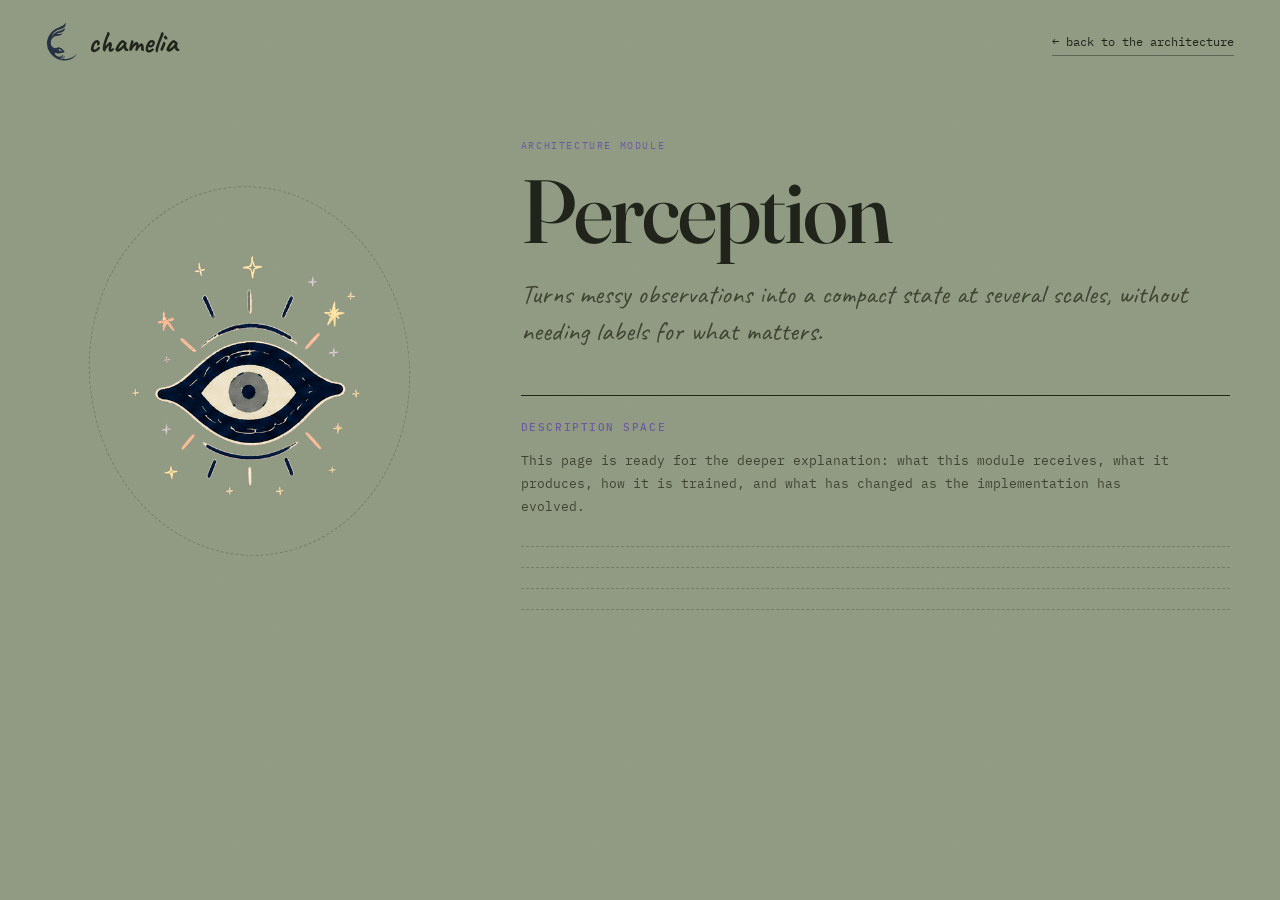
<file: module.html>
<!DOCTYPE html><html lang="en"><head>
<meta charset="utf-8"><meta name="viewport" content="width=device-width, initial-scale=1">
<title>Chamelia module</title>
<meta name="description" content="A Chamelia architecture module.">
<link rel="icon" href="assets/mark.png">
<link rel="preconnect" href="https://fonts.googleapis.com"><link rel="preconnect" href="https://fonts.gstatic.com" crossorigin>
<link href="https://fonts.googleapis.com/css2?family=Fraunces:opsz,wght@9..144,400;9..144,500;9..144,600&amp;family=Caveat:wght@400;500;600;700&amp;family=IBM+Plex+Mono:wght@400;500&amp;display=swap" rel="stylesheet">
<style>
:root{--bg:#929c85;--ink:#20241a;--ink2:#3f4433;--navy:#1d2740;--purple:#8a79b8;--purple-ink:#6a5aa0;--cream:#ece2c8;--f-head:"Fraunces",serif;--f-hand:"Caveat",cursive;--f-mono:"IBM Plex Mono",monospace}
*{box-sizing:border-box}html{min-height:100%;scroll-behavior:smooth}body{min-height:100vh;margin:0;background:var(--bg);color:var(--ink);font-family:var(--f-mono);-webkit-font-smoothing:antialiased}
body::before{content:"";position:fixed;inset:0;pointer-events:none;opacity:.5;mix-blend-mode:multiply;background-image:url("data:image/svg+xml,%3Csvg xmlns='http://www.w3.org/2000/svg' width='180' height='180'%3E%3Cfilter id='n'%3E%3CfeTurbulence type='fractalNoise' baseFrequency='.9' numOctaves='2'/%3E%3CfeColorMatrix type='saturate' values='0'/%3E%3C/filter%3E%3Crect width='100%25' height='100%25' filter='url(%23n)' opacity='.06'/%3E%3C/svg%3E")}
a{color:inherit;text-decoration:none}.shell{min-height:100vh;position:relative;z-index:1;padding:22px 46px 52px}.topbar{display:flex;align-items:center;justify-content:space-between}.brand{display:flex;align-items:center;gap:10px}.brand img{width:32px;mix-blend-mode:multiply;transform:rotate(-4deg)}.brand b{font-family:var(--f-hand);font-size:30px}.back{font-size:12px;border-bottom:1px solid rgba(32,36,26,.45);padding:6px 0}
.module{max-width:1180px;margin:70px auto 0;display:grid;grid-template-columns:minmax(280px,.72fr) minmax(360px,1.28fr);gap:72px;align-items:center}.art{min-height:460px;display:grid;place-items:center;position:relative}.art::before{content:"";position:absolute;width:80%;height:80%;border:1.5px dashed rgba(32,36,26,.25);border-radius:50%;transform:rotate(-5deg)}.art img{position:relative;z-index:1;width:100%;height:430px;object-fit:contain;animation:breathe 6.4s ease-in-out infinite}
.copy{min-width:0}.micro{font-size:10px;letter-spacing:.16em;text-transform:uppercase;color:var(--purple-ink)}h1{font-family:var(--f-head);font-size:clamp(54px,7vw,94px);font-weight:500;line-height:.98;letter-spacing:-.025em;margin:14px 0 22px}.summary{font-family:var(--f-hand);font-size:27px;line-height:1.35;color:var(--ink2);margin:0;max-width:700px}.description{margin-top:46px;padding-top:24px;border-top:1.4px solid var(--ink)}.description h2{font-family:var(--f-mono);font-size:11px;letter-spacing:.14em;text-transform:uppercase;font-weight:500;margin:0 0 16px;color:var(--purple-ink)}.description p{font-size:13px;line-height:1.75;color:var(--ink2);max-width:650px;margin:0}.writing-lines{margin-top:28px;display:grid;gap:20px}.writing-lines span{display:block;border-bottom:1px dashed rgba(32,36,26,.25)}
@keyframes breathe{0%,100%{transform:translateY(0) rotate(-.4deg)}50%{transform:translateY(-8px) rotate(.5deg)}}
@media(max-width:800px){.shell{padding:18px 20px 36px}.module{margin-top:42px;grid-template-columns:1fr;gap:28px}.art{min-height:300px}.art img{height:300px}.copy{text-align:left}h1{font-size:54px}.summary{font-size:24px}}
@media(prefers-reduced-motion:reduce){*{animation:none!important;scroll-behavior:auto!important}}
</style></head><body>
<main class="shell">
  <header class="topbar">
    <a class="brand" href="index.html"><img src="assets/mark.png" alt=""><b>chamelia</b></a>
    <a class="back" href="index.html#architecture">&#8592; back to the architecture</a>
  </header>
  <section class="module">
    <div class="art"><img id="module-art" src="icons/v5/perception-eye.png" alt=""></div>
    <div class="copy">
      <span class="micro">Architecture module</span>
      <h1 id="module-title">Perception</h1>
      <p class="summary" id="module-summary">Turns observations into a compact state at several scales.</p>
      <section class="description" aria-labelledby="description-title">
        <h2 id="description-title">Description space</h2>
        <p>This page is ready for the deeper explanation: what this module receives, what it produces, how it is trained, and what has changed as the implementation has evolved.</p>
        <div class="writing-lines" aria-hidden="true"><span></span><span></span><span></span><span></span></div>
      </section>
    </div>
  </section>
</main>
<script>
const modules={
  perception:{title:'Perception',art:'icons/v5/perception-eye.png',summary:'Turns messy observations into a compact state at several scales, without needing labels for what matters.'},
  memory:{title:'Unified Memory',art:'icons/v4/memory.png',summary:'Keeps episodes, beliefs, testimony, and reusable skills, then retrieves what the current situation makes relevant.'},
  configurator:{title:'Configurator',art:'icons/v4/configurator.png',summary:'Blends perception, memory, thought, beliefs, and outside knowledge into one small working brief.'},
  actor:{title:'Actor',art:'icons/v4/actor.png',summary:'Proposes a few plausible actions: fast when it can, deliberate when the stakes ask for more.'},
  'world-model':{title:'World Model',art:'icons/v3/worldmodel.png',summary:'Imagines the futures those actions could create before anything touches the real world.'},
  cost:{title:'Cost',art:'icons/v3/cost.png',summary:'Scores each path with explicit rules and learned judgment, keeping priorities inspectable.'},
  sleep:{title:'Sleep',art:'icons/v3/sleep.png',summary:'Turns experience into memory by compressing what worked, learning from regret, and promoting useful skills.'},
  metacognition:{title:'Metacognition',art:'icons/v3/controller.png',summary:'Adapts attention, search, and compute to the task and the resources available.'}
};
const key=new URLSearchParams(location.search).get('module')||'perception';
const selected=modules[key]||modules.perception;
document.title=selected.title+' — Chamelia';
document.querySelector('meta[name="description"]').content=selected.summary;
const art=document.querySelector('#module-art');art.src=selected.art;art.alt='Hand-drawn Chamelia illustration for '+selected.title;
document.querySelector('#module-title').textContent=selected.title;
document.querySelector('#module-summary').textContent=selected.summary;
</script></body></html>
</file>
<file: episode.css>
/* One episode through Chamelia */
.sr-only{position:absolute!important;width:1px!important;height:1px!important;padding:0!important;margin:-1px!important;overflow:hidden!important;clip:rect(0,0,0,0)!important;white-space:nowrap!important;border:0!important}
.episode{margin:54px 46px 92px;position:relative;z-index:2}
.episode-head{display:grid;grid-template-columns:minmax(0,1fr) auto;gap:40px;align-items:end}
.episode-head h2{font-family:var(--f-head);font-size:clamp(42px,5vw,68px);font-weight:500;line-height:1.02;letter-spacing:-.025em;margin:10px 0 0}
.episode-intro{font-family:var(--f-hand);font-size:24px;line-height:1.35;color:var(--ink2);max-width:610px;margin:18px 0 0}
.episode-controls{display:flex;gap:9px;align-items:center;justify-content:flex-end;flex-wrap:wrap}
.episode-control{min-height:44px;border:1.25px solid var(--ink);border-radius:999px;background:transparent;color:var(--ink);font:500 12px var(--f-mono);padding:9px 15px;cursor:pointer}.episode-control[data-flow-toggle]{min-width:108px}
.episode-control:hover{background:rgba(236,226,200,.17)}
.episode-control:focus-visible,.episode-step:focus-visible{outline:2px dashed var(--purple-ink);outline-offset:4px}
.episode-control[disabled]{opacity:.42;cursor:default}
.episode-progress{font:11px var(--f-mono);letter-spacing:.08em;color:var(--ink3);width:190px;white-space:nowrap;text-align:right}

.episode-figure{margin:30px 0 0}
.episode-stage{position:relative;min-height:760px;border-top:1.35px solid rgba(32,36,26,.5);border-bottom:1.35px solid rgba(32,36,26,.5);overflow:hidden;isolation:isolate}
.episode-stage::before{content:"";position:absolute;inset:0;pointer-events:none;opacity:.34;background-image:radial-gradient(circle,var(--ink3) .7px,transparent .8px);background-size:31px 31px;mask-image:linear-gradient(to bottom,transparent,#000 17%,#000 83%,transparent)}
.phase-label{position:absolute;top:20px;font:500 9px var(--f-mono);letter-spacing:.18em;text-transform:uppercase;color:var(--ink3)}
.phase-understand{left:4%}.phase-deliberate{left:51%}.phase-learn{right:5%}
.phase-label::after{content:"";display:block;width:62px;border-top:1px solid currentColor;margin-top:7px;opacity:.55}

.flow-node{position:absolute;width:126px;text-align:center;z-index:5;transition:opacity 1.05s ease,filter 1.05s ease,transform 1.15s cubic-bezier(.2,.75,.25,1)}
.flow-node-art{height:112px;display:grid;place-items:center;position:relative}
.flow-node img{display:block;width:112px;height:112px;object-fit:contain;mix-blend-mode:multiply;filter:saturate(.94)}
.flow-node-name{display:block;margin-top:4px;font:500 10px var(--f-mono);letter-spacing:.11em;text-transform:uppercase}
.flow-node-note{display:block;margin-top:4px;font:17px/1.15 var(--f-hand);color:var(--ink2)}
.node-perception{left:15%;top:170px}.node-memory{left:30%;top:72px}.node-configurator{left:32%;top:390px}
.node-sleep{left:58%;top:574px}.node-reality{right:1.2%;top:350px}
.episode:not(.is-static) .flow-node{opacity:.42;filter:saturate(.55)}
.episode[data-state="raw-input"] .node-perception{opacity:.72;filter:none}
.episode[data-state="perceive"] .node-perception,
.episode[data-state="retrieve"] .node-memory,
.episode[data-state="configure"] .node-configurator,
.episode[data-state="propose"] .node-actor,
.episode[data-state="simulate"] .node-world,
.episode[data-state="score"] .node-cost,
.episode[data-state="choose"] .node-actor,
.episode[data-state="observe"] .node-reality,
.episode[data-state="learn"] .node-reality,
.episode[data-state="consolidate"] .node-sleep{opacity:1;filter:none;transform:scale(1.03)}

.flow-node::after{content:"";position:absolute;left:50%;top:48%;width:118px;height:118px;border:1.5px dashed transparent;border-radius:50%;transform:translate(-50%,-50%) scale(.75);transition:border-color .35s ease,transform .55s ease,opacity .45s ease;opacity:0;z-index:-1}
.episode[data-state="perceive"] .node-perception::after,
.episode[data-state="retrieve"] .node-memory::after,
.episode[data-state="configure"] .node-configurator::after,
.episode[data-state="consolidate"] .node-sleep::after{border-color:var(--purple-ink);transform:translate(-50%,-50%) scale(1.12);opacity:.7}

/* T1D field-note scraps */
.raw-stream{position:absolute;left:0;top:74px;width:100%;height:480px;z-index:6;--target-x:calc(15% + 58px);--target-y:152px}
.data-scrap{position:absolute;left:var(--x);top:var(--y);min-width:94px;padding:7px 9px;background:rgba(236,226,200,.82);border:1px solid rgba(32,36,26,.65);box-shadow:3px 5px 0 rgba(29,39,64,.08);font:10.5px/1.35 var(--f-mono);transform:rotate(var(--r));opacity:.22;transition:left 1.55s cubic-bezier(.2,.7,.2,1),top 1.55s cubic-bezier(.2,.7,.2,1),transform 1.55s ease,opacity .65s ease}
.data-scrap strong{font-weight:500;display:block}.data-scrap small{font:14px var(--f-hand);color:var(--ink2)}
.scrap-bg{--x:8px;--y:12px;--r:-3deg}.scrap-insulin{--x:40px;--y:103px;--r:2deg}.scrap-sleep{--x:4px;--y:196px;--r:-2deg}.scrap-heart{--x:47px;--y:291px;--r:3deg}.scrap-context{--x:13px;--y:386px;--r:-1deg}
.episode.has-visited-perceive .data-scrap{left:var(--target-x);top:var(--target-y);transform:rotate(12deg) scale(0);opacity:0}
.episode[data-state="perceive"] .data-scrap{animation:scrap-absorb 2.15s cubic-bezier(.2,.68,.18,1) both;animation-delay:var(--absorb-delay)}
.episode[data-state="raw-input"] .data-scrap{animation:scrap-arrive 1.2s both;animation-delay:var(--delay,0s)}
.scrap-bg{--delay:.05s;--absorb-delay:0s}.scrap-insulin{--delay:.18s;--absorb-delay:.12s}.scrap-sleep{--delay:.31s;--absorb-delay:.24s}.scrap-heart{--delay:.44s;--absorb-delay:.36s}.scrap-context{--delay:.57s;--absorb-delay:.48s}
@keyframes scrap-arrive{from{opacity:0;transform:translateX(-26px) rotate(var(--r))}to{opacity:1;transform:translateX(0) rotate(var(--r))}}
@keyframes scrap-absorb{0%{left:var(--x);top:var(--y);opacity:1;transform:rotate(var(--r)) scale(1)}52%{left:var(--target-x);top:calc(var(--target-y) - 20px);opacity:1;transform:rotate(5deg) scale(.72)}78%{left:var(--target-x);top:var(--target-y);opacity:.9;transform:rotate(8deg) scale(.3)}100%{left:var(--target-x);top:var(--target-y);opacity:0;transform:rotate(12deg) scale(0)}}

/* Perception chews raw observations into a compact state. */
.pupil-overlay{position:absolute;left:50%;top:51%;width:13px;height:13px;border-radius:50%;background:var(--navy);transform:translate(-50%,-50%);opacity:0;pointer-events:none}
.episode[data-state="perceive"] .pupil-overlay{opacity:1;animation:pupil-open 2s ease-in-out both}
@keyframes pupil-open{0%,100%{transform:translate(-50%,-50%) scale(.75)}34%{transform:translate(-50%,-50%) scale(1.75)}67%{transform:translate(-50%,-50%) scale(1.15)}}
/* One unlabeled compact-state token moves through perception, memory, and configuration. */
.state-token{position:absolute;left:18.7%;top:220px;width:29px;height:29px;border:1.5px solid var(--ink);border-radius:38% 62% 53% 47%/45% 39% 61% 55%;background:var(--purple);box-shadow:inset -6px -4px 0 rgba(236,226,200,.28);z-index:9;opacity:0;transform:rotate(-18deg) scale(.18);transition:left 1.55s cubic-bezier(.2,.75,.25,1),top 1.55s cubic-bezier(.2,.75,.25,1),opacity .7s ease,transform 1.55s ease}
.state-token::after{content:"";position:absolute;left:9px;top:8px;width:7px;height:7px;border:1px solid var(--ink);border-radius:50%;background:var(--cream)}
.episode.has-visited-perceive .state-token{opacity:1}
.episode[data-state="perceive"] .state-token{animation:state-emerge .72s 2.05s both}
.episode.has-visited-retrieve .state-token{left:34%;top:160px;transform:rotate(11deg) scale(1)}
.episode.has-visited-configure .state-token{left:29.8%;top:465px;transform:rotate(-7deg) scale(.88)}
.episode.has-visited-propose .state-token{opacity:0;transform:rotate(14deg) scale(.2)}
@keyframes state-emerge{0%{opacity:0;transform:rotate(-20deg) scale(.12)}65%{opacity:1;transform:rotate(5deg) scale(1.16)}100%{opacity:1;transform:rotate(-18deg) scale(1)}}

/* Retrieved memory scraps. */
.memory-scrap{position:absolute;z-index:7;padding:5px 7px;background:rgba(236,226,200,.88);border:1px solid rgba(32,36,26,.55);font:9px var(--f-mono);opacity:0;transform:scale(.45) rotate(var(--r));transition:left 1.45s cubic-bezier(.2,.75,.25,1),top 1.45s cubic-bezier(.2,.75,.25,1),opacity .55s ease,transform 1.45s ease}
.memory-scrap.one{left:28.5%;top:78px;--r:-7deg}.memory-scrap.two{left:37%;top:115px;--r:5deg}.memory-scrap.three{left:34%;top:216px;--r:-2deg}
.episode.has-visited-retrieve .memory-scrap{opacity:.92;transform:scale(1) rotate(var(--r))}
.episode[data-state="retrieve"] .memory-scrap{transition-delay:.9s}
.episode.has-visited-configure .memory-scrap{opacity:.92;transform:scale(.86) rotate(var(--r))}
.episode.has-visited-configure .memory-scrap.one{left:43.7%;top:424px}.episode.has-visited-configure .memory-scrap.two{left:44.8%;top:466px}.episode.has-visited-configure .memory-scrap.three{left:43.2%;top:507px}
.episode.has-visited-propose .memory-scrap{opacity:0;transform:scale(.25) rotate(10deg)}
.episode[data-state="retrieve"] .node-memory{animation:memory-recognize 1.8s ease-in-out both}
@keyframes memory-recognize{0%,100%{transform:rotate(0)}35%{transform:rotate(-4deg) scale(1.05)}65%{transform:rotate(3deg)}}

/* Configurator assembles one working brief. */
.working-brief{position:absolute;left:37%;top:442px;width:100px;min-height:74px;padding:9px;background:rgba(236,226,200,.92);border:1.3px solid var(--ink);box-shadow:5px 7px 0 rgba(29,39,64,.1);transform:rotate(-3deg) scale(.25);opacity:0;z-index:8;transition:left 1.05s ease,top 1.05s ease,opacity .4s ease,transform 1.05s ease}
.working-brief::before{content:"working brief";font:500 8px var(--f-mono);letter-spacing:.08em;text-transform:uppercase}
.brief-line{display:block;border-bottom:2px solid var(--ink3);margin-top:7px;transform:scaleX(0);transform-origin:left;transition:transform .4s ease}
.brief-line:nth-child(2){width:78%}.brief-line:nth-child(3){width:58%;border-color:var(--purple-ink)}.brief-line:nth-child(4){width:88%;border-color:var(--green)}
.episode.has-visited-configure .working-brief{opacity:1;transform:rotate(-3deg) scale(1)}
.episode[data-state="configure"] .working-brief{transition-delay:.8s}
.episode.has-visited-configure .brief-line{transform:scaleX(1)}
.episode.has-visited-propose .working-brief{left:51%;top:290px;transform:rotate(4deg) scale(.78);opacity:.45}
.episode.has-visited-simulate .working-brief{opacity:0}
.episode[data-state="configure"] .node-configurator{animation:config-snap 1.8s ease-in-out both}
@keyframes config-snap{0%,100%{transform:rotate(0)}28%{transform:rotate(4deg) translateY(-4px)}52%{transform:rotate(-3deg)}74%{transform:rotate(1deg)}}

/* Deliberation arena. Metacognition sits outside the sequence and budgets it. */
.search-arena{position:absolute;left:48%;top:70px;width:35%;height:480px;border:1.4px dashed rgba(32,36,26,.48);border-radius:46% 54% 48% 52%/52% 43% 57% 48%;z-index:3;background:rgba(236,226,200,.035)}
.search-label{position:absolute;left:18px;top:14px;font:500 9px var(--f-mono);letter-spacing:.14em;text-transform:uppercase;color:var(--purple-ink)}
.search-note{position:absolute;right:20px;top:15px;font:16px var(--f-hand);color:var(--ink3);transform:rotate(2deg)}
.search-arena .flow-node{width:94px}.search-arena .flow-node-art{height:82px}.search-arena .flow-node img{width:82px;height:82px}.search-arena .flow-node-name{font-size:8px}
.node-actor{left:2%;top:174px}.node-world{left:35%;top:37px}.node-cost{left:35%;top:328px}

.resource-controller{position:absolute;right:.8%;top:76px;width:154px;display:grid;grid-template-columns:48px 1fr;gap:7px;align-items:center;z-index:7;padding:7px 8px;border:1px dashed rgba(32,36,26,.54);border-radius:45% 55% 50% 48%/53% 44% 56% 47%;background:rgba(181,192,168,.88);opacity:.56;transform:rotate(1.5deg);transition:opacity .55s ease,transform .75s ease,background .6s ease,box-shadow .6s ease}
.resource-controller img{width:47px;height:47px;object-fit:contain;mix-blend-mode:multiply}
.resource-controller strong,.resource-controller span{display:block}.resource-controller strong{font:500 8px var(--f-mono);letter-spacing:.08em;text-transform:uppercase}.resource-controller span{font:12px/1.05 var(--f-hand);color:var(--ink2)}
.resource-controller .resource-budget{font:7px var(--f-mono);margin-top:5px;color:var(--ink3)}.resource-budget::after{content:" · depth 1"}.resource-budget b{font-weight:500;color:var(--purple-ink)}
.resource-meter{display:flex!important;gap:3px;margin-top:4px}.resource-meter i{display:block;width:13px;height:4px;border:1px solid var(--ink);background:transparent;transition:background .55s ease,transform .55s ease}.resource-meter i:nth-child(-n+2){background:var(--purple)}
.episode[data-state="retrieve"] .resource-meter i:nth-child(3),.episode[data-state="configure"] .resource-meter i:nth-child(3),.episode[data-state="propose"] .resource-meter i:nth-child(3),.episode[data-state="choose"] .resource-meter i:nth-child(3),.episode[data-state="act"] .resource-meter i:nth-child(3),.episode[data-state="simulate"] .resource-meter i,.episode[data-state="score"] .resource-meter i{background:var(--purple)}
.episode[data-state="simulate"] .resource-budget::after,.episode[data-state="score"] .resource-budget::after{content:" · depth 3"}.episode[data-state="choose"] .resource-budget::after,.episode[data-state="act"] .resource-budget::after{content:" · depth 2"}
.episode[data-state="simulate"] .resource-controller,.episode[data-state="score"] .resource-controller{background:rgba(236,226,200,.86);box-shadow:inset 0 0 0 3px rgba(138,121,184,.18);transform:rotate(-1deg) scale(1.03)}
.episode[data-state="retrieve"] .resource-controller,.episode[data-state="configure"] .resource-controller,.episode[data-state="propose"] .resource-controller,.episode[data-state="simulate"] .resource-controller,.episode[data-state="score"] .resource-controller,.episode[data-state="choose"] .resource-controller,.episode[data-state="act"] .resource-controller{opacity:1}
.episode[data-state="simulate"] .resource-meter i{animation:budget-pulse 1.15s ease-in-out infinite alternate}
@keyframes budget-pulse{to{transform:translateY(-2px);background:var(--purple-ink)}}
.action-space{position:absolute;left:3%;top:304px;width:108px;padding:7px 6px 6px;border:1px dashed rgba(32,36,26,.62);border-radius:7px;display:flex;gap:3px;flex-wrap:wrap;opacity:.45;transform:rotate(-2deg);transition:opacity .55s ease,transform .75s ease,box-shadow .55s ease}
.action-space span{width:100%;font:500 7px var(--f-mono);letter-spacing:.08em;text-transform:uppercase}.action-space i{font:9px var(--f-hand);font-style:normal;padding:1px 4px;background:rgba(236,226,200,.68);border:1px solid rgba(32,36,26,.45);border-radius:999px}
.episode[data-state="propose"] .action-space{opacity:1;transform:rotate(1deg) scale(1.04);box-shadow:0 0 0 7px rgba(236,226,200,.12)}
.episode.has-visited-simulate .action-space{opacity:.22}

.action-candidate{position:absolute;left:10%;top:340px;max-width:78px;padding:3px 5px;border:1px solid rgba(32,36,26,.7);background:rgba(236,226,200,.92);font:8px/1.2 var(--f-mono);z-index:8;opacity:0;transform:rotate(var(--candidate-rotate)) scale(.45);transition:left 1.45s cubic-bezier(.2,.72,.23,1),top 1.45s cubic-bezier(.2,.72,.23,1),opacity .45s ease,transform 1.45s ease}
.candidate-a{--candidate-rotate:-3deg}.candidate-b{--candidate-rotate:2deg}.candidate-c{--candidate-rotate:-1deg}
.episode.has-visited-propose .action-candidate{opacity:1;left:23%;transform:rotate(var(--candidate-rotate)) scale(1)}
.episode.has-visited-propose .candidate-a{top:194px}.episode.has-visited-propose .candidate-b{top:234px}.episode.has-visited-propose .candidate-c{top:274px}
.episode.has-visited-simulate .action-candidate{left:42.5%;transform:translateX(-100%) rotate(var(--candidate-rotate)) scale(.8)}
.episode.has-visited-simulate .candidate-a{top:151px}.episode.has-visited-simulate .candidate-b{top:225px}.episode.has-visited-simulate .candidate-c{top:299px}
.episode[data-state="propose"] .node-actor{animation:actor-cast 1.55s ease-out both}
@keyframes actor-cast{0%,100%{transform:rotate(0)}40%{transform:rotate(-7deg) translateX(-4px)}65%{transform:rotate(5deg) translateX(5px)}}

.mcts-tree{position:absolute;left:42%;top:122px;width:43%;height:245px;z-index:6;opacity:0;transition:opacity .65s ease}
.episode.has-visited-simulate .mcts-tree{opacity:1}
.tree-line{position:absolute;height:2px;background:var(--ink);transform-origin:left center;transform:rotate(var(--angle)) scaleX(0);width:var(--length);left:var(--left);top:var(--top);transition:transform .85s cubic-bezier(.2,.7,.25,1);transition-delay:var(--tree-delay)}
.tree-line::after{content:"";position:absolute;right:-4px;top:-3px;width:7px;height:7px;border-radius:50%;background:var(--cream);border:1px solid var(--ink)}
.tree-line.t1::before,.tree-line.t2::before,.tree-line.t3::before{content:"";position:absolute;left:-4px;top:-3px;width:7px;height:7px;border-radius:50%;background:var(--cream);border:1px solid var(--ink)}
.episode.has-visited-simulate .tree-line{transform:rotate(var(--angle)) scaleX(1)}
.t1{--left:0;--top:40px;--length:54px;--angle:0deg;--tree-delay:.08s}.t2{--left:0;--top:114px;--length:58px;--angle:0deg;--tree-delay:.16s}.t3{--left:0;--top:188px;--length:54px;--angle:0deg;--tree-delay:.24s}
.t1a{--left:53px;--top:40px;--length:54px;--angle:-27deg;--tree-delay:.55s}.t1b{--left:53px;--top:40px;--length:50px;--angle:25deg;--tree-delay:.64s}
.t2a{--left:57px;--top:114px;--length:58px;--angle:-22deg;--tree-delay:.72s}.t2b{--left:57px;--top:114px;--length:56px;--angle:23deg;--tree-delay:.81s}
.t3a{--left:53px;--top:188px;--length:55px;--angle:-24deg;--tree-delay:.9s}.t3b{--left:53px;--top:188px;--length:52px;--angle:27deg;--tree-delay:.99s}
.episode[data-state="simulate"] .mcts-tree{animation:tree-breathe 1.85s ease both}
@keyframes tree-breathe{0%{transform:scale(.82);opacity:0}100%{transform:scale(1);opacity:1}}
.cost-mark{position:absolute;padding:3px 5px;background:rgba(236,226,200,.92);border:1px solid var(--ink);font:8px var(--f-mono);opacity:0;transform:scale(.6) rotate(var(--r));transition:opacity .35s ease,transform .5s ease}
.score-a{left:68%;top:2%;--r:-4deg}.score-b{left:76%;top:42%;--r:2deg}.score-c{left:66%;top:82%;--r:4deg}
.episode.has-visited-score .cost-mark{opacity:1;transform:scale(1) rotate(var(--r))}
.episode.has-visited-choose .t2,.episode.has-visited-choose .t2a,.episode.has-visited-choose .t2b{height:4px;background:var(--purple-ink)}
.episode.has-visited-choose .t1,.episode.has-visited-choose .t1a,.episode.has-visited-choose .t1b,.episode.has-visited-choose .t3,.episode.has-visited-choose .t3a,.episode.has-visited-choose .t3b{opacity:.22}
.episode.has-visited-choose .score-a,.episode.has-visited-choose .score-c{text-decoration:line-through;color:var(--coral);opacity:.58}
.episode.has-visited-choose .score-a::after,.episode.has-visited-choose .score-c::after{content:" ×";font:700 13px var(--f-mono);text-decoration:none}
.episode.has-visited-choose .score-b{color:var(--purple-ink);font-weight:700;box-shadow:0 0 0 7px rgba(138,121,184,.18);transform:scale(1.12) rotate(var(--r))}
.episode.has-visited-choose .score-b::after{content:" lowest";font:11px var(--f-hand);white-space:nowrap}

/* Chosen action exits search. */
.chosen-action{position:absolute;left:76%;top:265px;z-index:9;padding:8px 10px;background:rgba(236,226,200,.94);border:1.4px solid var(--ink);box-shadow:4px 6px 0 rgba(29,39,64,.1);font:9px/1.3 var(--f-mono);transform:rotate(-3deg) scale(.45);opacity:0;transition:left 2.05s cubic-bezier(.18,.68,.18,1),top 2.05s cubic-bezier(.18,.68,.18,1),opacity .75s ease,transform 2.05s ease}
.chosen-action strong{font-weight:500;display:block}.chosen-action small{font:14px var(--f-hand);color:var(--ink2)}
.episode.has-visited-choose .chosen-action{opacity:1;transform:rotate(-3deg) scale(1)}
.episode.has-visited-act .chosen-action{left:91.5%;top:403px;transform:rotate(11deg) scale(.22);opacity:.72}
.episode.has-visited-observe .chosen-action{opacity:0;transform:rotate(18deg) scale(.08)}
.episode[data-state="choose"] .chosen-action{animation:chosen-pulse 1.25s ease both}
@keyframes chosen-pulse{50%{box-shadow:0 0 0 10px rgba(138,121,184,.18),4px 6px 0 rgba(29,39,64,.1)}}

/* Reality answers with predicted vs observed traces. */
.reality-card{position:absolute;right:.5%;top:488px;width:162px;padding:10px;background:rgba(236,226,200,.72);border:1px solid rgba(32,36,26,.65);transform:rotate(1deg);opacity:.22;z-index:7;transition:opacity 1s ease,transform 1.1s ease}
.reality-card h4{font:500 8px var(--f-mono);letter-spacing:.12em;text-transform:uppercase;margin:0 0 7px}
.trace{height:46px;position:relative;border-left:1px solid var(--ink);border-bottom:1px solid var(--ink);overflow:hidden}
.trace-line{position:absolute;left:8px;top:var(--top);width:var(--w);height:2px;background:var(--ink);transform-origin:left;transform:rotate(var(--a)) scaleX(0);transition:transform 1s cubic-bezier(.2,.72,.23,1);transition-delay:var(--d)}
.trace-line.predicted{background:repeating-linear-gradient(90deg,var(--purple-ink) 0 5px,transparent 5px 9px)}
.trace-line.observed{background:var(--green)}
.episode.has-visited-observe .reality-card{opacity:1;transform:rotate(1deg) translateY(-3px)}
.episode.has-visited-observe .trace-line{transform:rotate(var(--a)) scaleX(1)}
.episode[data-state="act"] .reality-world{animation:reality-receive 2.1s .25s ease both}
@keyframes reality-receive{0%,100%{box-shadow:none;transform:rotate(2deg)}55%{box-shadow:0 0 0 13px rgba(138,121,184,.17);transform:rotate(-1deg) scale(1.06)}}
.trace-key{display:flex;gap:10px;margin-top:6px;font:8px var(--f-mono)}
.trace-key span::before{content:"";display:inline-block;width:12px;border-top:2px solid var(--green);margin-right:4px;vertical-align:middle}.trace-key .pred::before{border-top:2px dashed var(--purple-ink)}

/* The observed outcome upgrades the system as one unmistakable traveling pulse. */
.episode[data-state="learn"] .flow-node::after{border-width:2.5px;border-color:var(--purple-ink);background:rgba(203,186,221,.12);animation:system-upgrade-pulse 1.45s ease both}
.episode[data-state="learn"] .flow-node-art{animation:system-upgrade-art 1.45s ease both}
.episode[data-state="learn"] .node-reality::after,.episode[data-state="learn"] .node-reality .flow-node-art{animation-delay:0s}.episode[data-state="learn"] .node-actor::after,.episode[data-state="learn"] .node-actor .flow-node-art{animation-delay:.24s}.episode[data-state="learn"] .node-cost::after,.episode[data-state="learn"] .node-cost .flow-node-art{animation-delay:.48s}.episode[data-state="learn"] .node-world::after,.episode[data-state="learn"] .node-world .flow-node-art{animation-delay:.72s}.episode[data-state="learn"] .node-configurator::after,.episode[data-state="learn"] .node-configurator .flow-node-art{animation-delay:.96s}.episode[data-state="learn"] .node-memory::after,.episode[data-state="learn"] .node-memory .flow-node-art{animation-delay:1.2s}.episode[data-state="learn"] .node-perception::after,.episode[data-state="learn"] .node-perception .flow-node-art{animation-delay:1.44s}.episode[data-state="learn"] .node-sleep::after,.episode[data-state="learn"] .node-sleep .flow-node-art{animation-delay:1.68s}
.episode[data-state="learn"] .search-arena{animation:search-upgrade 2.1s .45s ease both}
@keyframes system-upgrade-pulse{0%{opacity:0;transform:translate(-50%,-50%) scale(.52)}42%{opacity:1;transform:translate(-50%,-50%) scale(1.23);box-shadow:0 0 0 8px rgba(203,186,221,.14),0 0 28px rgba(138,121,184,.4)}100%{opacity:0;transform:translate(-50%,-50%) scale(1.48);box-shadow:none}}
@keyframes system-upgrade-art{0%,100%{filter:none;transform:scale(1)}42%{filter:saturate(1.45) brightness(1.13) drop-shadow(0 0 10px rgba(138,121,184,.62));transform:scale(1.08)}}
@keyframes search-upgrade{0%,100%{border-color:rgba(32,36,26,.48);box-shadow:none}48%{border-color:var(--purple-ink);box-shadow:inset 0 0 28px rgba(203,186,221,.13),0 0 18px rgba(138,121,184,.2)}}
.skill-stamp{position:absolute;left:62%;top:650px;padding:6px 8px;border:1px solid var(--ink);background:rgba(236,226,200,.92);font:500 8px var(--f-mono);letter-spacing:.08em;text-transform:uppercase;opacity:0;transform:rotate(-5deg) scale(.6);z-index:10}
.episode.has-visited-consolidate .skill-stamp{left:31%;top:122px;opacity:0;transform:rotate(8deg) scale(.12)}
.episode[data-state="consolidate"] .skill-stamp{animation:skill-to-memory 2.8s .18s cubic-bezier(.2,.72,.23,1) both}
.episode[data-state="consolidate"] .node-memory::after{border-color:var(--purple-ink);animation:memory-accepts-skill .9s 2.35s ease both}
.episode[data-state="consolidate"] .node-memory .flow-node-art{animation:memory-accepts-art .9s 2.35s ease both}
@keyframes skill-to-memory{0%{left:62%;top:650px;opacity:0;transform:rotate(-8deg) scale(.45)}14%{opacity:1}58%{left:46%;top:380px;opacity:1;transform:rotate(3deg) scale(.85)}86%{left:31%;top:122px;opacity:1;transform:rotate(8deg) scale(.72)}100%{left:31%;top:122px;opacity:0;transform:rotate(18deg) scale(.08)}}
@keyframes memory-accepts-skill{0%{opacity:0;transform:translate(-50%,-50%) scale(.7)}55%{opacity:.95;transform:translate(-50%,-50%) scale(1.2)}100%{opacity:0;transform:translate(-50%,-50%) scale(.92)}}
@keyframes memory-accepts-art{0%,100%{filter:none;transform:scale(1)}55%{filter:saturate(1.4) drop-shadow(0 0 10px rgba(138,121,184,.55));transform:scale(1.08)}}
.episode[data-state="consolidate"] .node-sleep{animation:sleep-bloom 1.65s ease-in-out both}
@keyframes sleep-bloom{0%,100%{transform:scale(1)}45%{transform:scale(1.09) rotate(-3deg);filter:drop-shadow(0 0 12px rgba(203,186,221,.55))}}

/* Straight notebook connectors. */
.flow-link{position:absolute;height:2px;z-index:1;transform-origin:left center;background:repeating-linear-gradient(90deg,rgba(106,90,160,.6) 0 7px,transparent 7px 13px);opacity:.28;transition:opacity .45s ease}
.link-perception-memory{left:22%;top:225px;width:155px;transform:rotate(-25deg)}
.link-perception-config{left:22%;top:290px;width:170px;transform:rotate(40deg)}
.link-memory-config{left:36%;top:205px;width:224px;transform:rotate(72deg)}
.link-config-search{left:41%;top:462px;width:155px;transform:rotate(-35deg)}
.episode.has-visited-retrieve .link-perception-memory,.episode.has-visited-configure .link-perception-config,.episode.has-visited-configure .link-memory-config,.episode.has-visited-propose .link-config-search{opacity:.85}

.episode-caption{min-height:88px;margin:18px auto 0;max-width:850px;text-align:center;font:22px/1.35 var(--f-hand);color:var(--ink2)}
.episode-caption strong{font-weight:600;color:var(--ink)}
.episode-steps{list-style:none;margin:18px auto 0;padding:0;display:flex;align-items:flex-start;justify-content:center;gap:7px;flex-wrap:wrap;max-width:980px}
.episode-step{border:0;background:transparent;color:var(--ink3);font:9px var(--f-mono);letter-spacing:.04em;padding:8px 7px;min-height:44px;cursor:pointer;position:relative}
.episode-step::before{content:"";display:block;width:8px;height:8px;margin:0 auto 6px;border:1px solid currentColor;border-radius:50%;background:var(--bg);transition:background .25s ease,transform .25s ease}
.episode-step.is-visited::before{background:var(--purple)}
.episode-step.is-active{color:var(--ink)}.episode-step.is-active::before{background:var(--pink);transform:scale(1.45)}
.episode-transcript{max-width:880px;margin:24px auto 0;border-top:1px dashed rgba(32,36,26,.35);padding-top:14px}
.episode-transcript summary{cursor:pointer;font:500 10px var(--f-mono);letter-spacing:.1em;text-transform:uppercase;color:var(--ink3)}
.episode-transcript ol{font:13px/1.65 var(--f-mono);color:var(--ink2);padding-left:24px}
.episode-transcript li+li{margin-top:7px}

.episode.is-complete .episode-progress{color:var(--purple-ink)}

/* A tiny real-world vignette, deliberately not another architecture icon. */
.reality-world{position:relative;display:block;width:104px;height:88px;border:1.4px solid var(--ink);border-radius:48% 52% 46% 54%/56% 44% 55% 45%;background:rgba(236,226,200,.23);transform:rotate(2deg)}
.rw-horizon{position:absolute;left:12px;right:11px;bottom:20px;border-top:1.3px dashed var(--ink3)}
.rw-sun{position:absolute;right:17px;top:14px;width:14px;height:14px;border:1.3px solid var(--coral);border-radius:50%}
.rw-person{position:absolute;left:35px;bottom:22px;width:10px;height:23px;border:1.4px solid var(--navy);border-radius:7px 7px 3px 3px}
.rw-person::before{content:"";position:absolute;left:1px;top:-10px;width:6px;height:6px;border:1.4px solid var(--navy);border-radius:50%}
.rw-clock{position:absolute;right:22px;bottom:25px;width:22px;height:22px;border:1.2px solid var(--purple-ink);border-radius:50%}
.rw-clock::before{content:"";position:absolute;left:10px;top:4px;height:7px;border-left:1px solid var(--purple-ink);transform:rotate(25deg);transform-origin:bottom}

/* Tablet and mobile become a vertical story rather than a scaled desktop map. */
@media(max-width:960px){
  .episode{margin-left:30px;margin-right:30px}.episode-head{grid-template-columns:1fr}.episode-controls{justify-content:flex-start}.episode-progress{text-align:left}
  .episode-stage{min-height:1110px}
  .phase-label{display:none}
  .raw-stream{left:2%;top:55px;height:340px;--target-x:calc(42% + 58px);--target-y:97px}.data-scrap{transform:scale(.9) rotate(var(--r))}.scrap-bg{--y:0px}.scrap-insulin{--y:72px}.scrap-sleep{--y:144px}.scrap-heart{--y:216px}.scrap-context{--y:288px}
  .node-perception{left:42%;top:96px}.node-memory{left:68%;top:240px}.node-configurator{left:38%;top:365px}
  .search-arena{left:7%;top:535px;width:70%;height:410px}.node-reality{right:1%;top:790px}.node-sleep{left:34%;top:946px}
  .search-arena .node-actor{left:2%;top:145px}.search-arena .node-world{left:35%;top:28px}.search-arena .node-cost{left:35%;top:278px}
  .resource-controller{right:1%;top:555px}
  .working-brief{left:45%;top:440px}.episode.has-visited-propose .working-brief{left:18%;top:620px}
  .state-token{left:49%;top:190px}.episode.has-visited-retrieve .state-token{left:73%;top:315px}.episode.has-visited-configure .state-token{left:37%;top:462px}
  .memory-scrap.one{left:67%;top:225px}.memory-scrap.two{left:82%;top:270px}.memory-scrap.three{left:73%;top:360px}.episode.has-visited-configure .memory-scrap.one{left:57%;top:420px}.episode.has-visited-configure .memory-scrap.two{left:59%;top:463px}.episode.has-visited-configure .memory-scrap.three{left:56%;top:505px}
  .chosen-action{left:67%;top:700px}.episode.has-visited-act .chosen-action{left:87%;top:825px}
  .reality-card{top:895px}.episode.has-visited-consolidate .skill-stamp{left:70%;top:285px;opacity:0;transform:rotate(8deg) scale(.08)}.episode[data-state="consolidate"] .skill-stamp{animation-name:skill-to-memory-tablet}
  @keyframes skill-to-memory-tablet{0%{left:43%;top:1025px;opacity:0;transform:rotate(-8deg) scale(.45)}14%{opacity:1}58%{left:55%;top:660px;opacity:1;transform:rotate(3deg) scale(.85)}86%{left:70%;top:285px;opacity:1;transform:rotate(8deg) scale(.72)}100%{left:70%;top:285px;opacity:0;transform:rotate(18deg) scale(.08)}}
  .flow-link{display:none}
}

@media(max-width:720px){
  .episode{margin:44px 20px 76px}.episode-head h2{font-size:42px}.episode-intro{font-size:21px}.episode-controls{gap:7px}.episode-progress{width:100%;order:-1}
  .episode-control{flex:1 1 auto;padding-inline:12px}
  .episode-stage{min-height:780px;margin-top:20px;border-bottom:0;overflow:hidden}
  .episode-stage::before{background-size:27px 27px}
  .raw-stream{left:0;top:28px;width:100%;height:130px;--target-x:calc(50% - 4px);--target-y:239px}.data-scrap{min-width:84px;padding:5px 7px;font-size:9px}.data-scrap small{font-size:13px}.scrap-bg{--x:1%;--y:8px}.scrap-insulin{--x:35%;--y:40px}.scrap-sleep{--x:68%;--y:7px}.scrap-heart{--x:12%;--y:84px}.scrap-context{--x:58%;--y:90px}
  .flow-node{width:132px;opacity:.18;filter:grayscale(.3);transform:scale(.84)}
  .flow-node-art{height:124px}.flow-node img{width:124px;height:124px}.flow-node-name{font-size:10px}.flow-node-note{font-size:17px}
  .node-perception,.node-memory,.node-configurator,.node-sleep,.node-reality{left:50%;right:auto;top:205px;transform:translateX(-50%) scale(.84)}
  .episode[data-state="perceive"] .node-perception,
  .episode[data-state="retrieve"] .node-memory,
  .episode[data-state="configure"] .node-configurator,
  .episode[data-state="observe"] .node-reality,
  .episode[data-state="learn"] .node-reality,
  .episode[data-state="consolidate"] .node-sleep{opacity:1;filter:none;transform:translateX(-50%) scale(1)}
  .episode.has-visited-perceive:not([data-state="raw-input"]) .node-perception{opacity:.22}
  .episode[data-state="perceive"] .node-perception{opacity:1}
  .state-token,.memory-scrap,.working-brief,.skill-stamp{display:none}
  .chosen-action{left:50%;top:395px;transform:translateX(-50%) rotate(-3deg) scale(.45)}
  .episode[data-state="choose"] .chosen-action,.episode[data-state="act"] .chosen-action{left:50%;top:395px;opacity:1;transform:translateX(-50%) rotate(-3deg) scale(1)}
  .reality-card{display:block;left:50%;right:auto;top:390px;transform:translateX(-50%) rotate(1deg);opacity:.12}
  .episode[data-state="observe"] .reality-card,.episode[data-state="learn"] .reality-card{opacity:1;transform:translateX(-50%) rotate(1deg)}
  .search-arena{left:4%;top:178px;width:92%;height:480px;opacity:.12;transform:scale(.92);transition:opacity .6s ease,transform .75s ease}
  .episode[data-state="propose"] .search-arena,.episode[data-state="simulate"] .search-arena,.episode[data-state="score"] .search-arena,.episode[data-state="choose"] .search-arena{opacity:1;transform:scale(1)}
  .search-arena .flow-node{opacity:.28;transform:scale(.86);width:88px}.search-arena .flow-node-art{height:78px}.search-arena .flow-node img{width:78px;height:78px}
  .search-arena .node-actor{left:1%;top:185px}.search-arena .node-world{left:37%;top:52px}.search-arena .node-cost{left:37%;top:330px}
  .episode[data-state="propose"] .node-actor,.episode[data-state="simulate"] .node-world,.episode[data-state="score"] .node-cost,.episode[data-state="choose"] .node-actor{opacity:1;filter:none;transform:scale(1)}
  .resource-controller{right:4%;top:652px;width:142px;transform:scale(.88) rotate(1.5deg);transform-origin:right top;opacity:.34}.episode[data-state="simulate"] .resource-controller,.episode[data-state="score"] .resource-controller{opacity:1;transform:scale(.92) rotate(-1deg)}
  .action-space{left:1%;top:315px;transform:scale(.82) rotate(-2deg);transform-origin:left}.mcts-tree{left:42%;top:125px;width:46%;height:235px}.action-candidate{font-size:7px;max-width:66px}.episode.has-visited-propose .action-candidate{left:24%}.episode.has-visited-simulate .action-candidate{left:42.5%}
  .episode-caption{font-size:20px;min-height:104px;margin-top:12px;text-align:left}
  .episode-steps{justify-content:flex-start;gap:2px}.episode-step{font-size:8px;padding-inline:5px;flex:1 1 64px}
  .episode-transcript ol{font-size:12px}
}

@media(max-width:390px){
  .episode{margin-left:16px;margin-right:16px}.episode-head h2{font-size:38px}.episode-control{font-size:11px}.episode-stage{min-height:750px}
  .raw-stream .scrap-heart,.raw-stream .scrap-context{opacity:0}.episode[data-state="raw-input"] .raw-stream .scrap-heart,.episode[data-state="raw-input"] .raw-stream .scrap-context{opacity:0}
  .episode-step{flex-basis:58px}
}

@media(prefers-reduced-motion:reduce){
  html:not(.force-motion) .episode *,html:not(.force-motion) .episode *::before,html:not(.force-motion) .episode *::after{animation:none!important;transition:none!important}
  html:not(.force-motion) .episode-stage{min-height:auto;display:grid;grid-template-columns:repeat(4,minmax(0,1fr));gap:22px;padding:28px 0;overflow:visible}
  html:not(.force-motion) .episode-stage::before,html:not(.force-motion) .phase-label,html:not(.force-motion) .raw-stream,html:not(.force-motion) .state-token,html:not(.force-motion) .memory-scrap,html:not(.force-motion) .working-brief,html:not(.force-motion) .chosen-action,html:not(.force-motion) .reality-card,html:not(.force-motion) .skill-stamp,html:not(.force-motion) .flow-link{display:none!important}
  html:not(.force-motion) .episode-stage>.flow-node,html:not(.force-motion) .search-arena .flow-node{position:relative!important;left:auto!important;right:auto!important;top:auto!important;opacity:1!important;filter:none!important;transform:none!important;width:100%}
  html:not(.force-motion) .episode-stage>.flow-node .flow-node-art,html:not(.force-motion) .search-arena .flow-node-art{height:120px}
  html:not(.force-motion) .episode-stage>.flow-node img,html:not(.force-motion) .search-arena .flow-node img{width:120px;height:120px}
  html:not(.force-motion) .search-arena{display:contents!important}
  html:not(.force-motion) .search-arena>.search-label,html:not(.force-motion) .search-arena>.search-note,html:not(.force-motion) .search-arena>.action-space,html:not(.force-motion) .search-arena>.action-candidate,html:not(.force-motion) .search-arena>.mcts-tree,html:not(.force-motion) .resource-controller{display:none!important}
  html:not(.force-motion) .episode-steps{display:none}html:not(.force-motion) .episode-caption{text-align:left}html:not(.force-motion) .episode-control[data-flow-toggle],html:not(.force-motion) .episode-control[data-flow-replay],html:not(.force-motion) .episode-control[data-flow-prev],html:not(.force-motion) .episode-control[data-flow-next]{display:none}
}
@media(prefers-reduced-motion:reduce) and (max-width:720px){html:not(.force-motion) .episode-stage{grid-template-columns:repeat(2,minmax(0,1fr))}}
</file>
